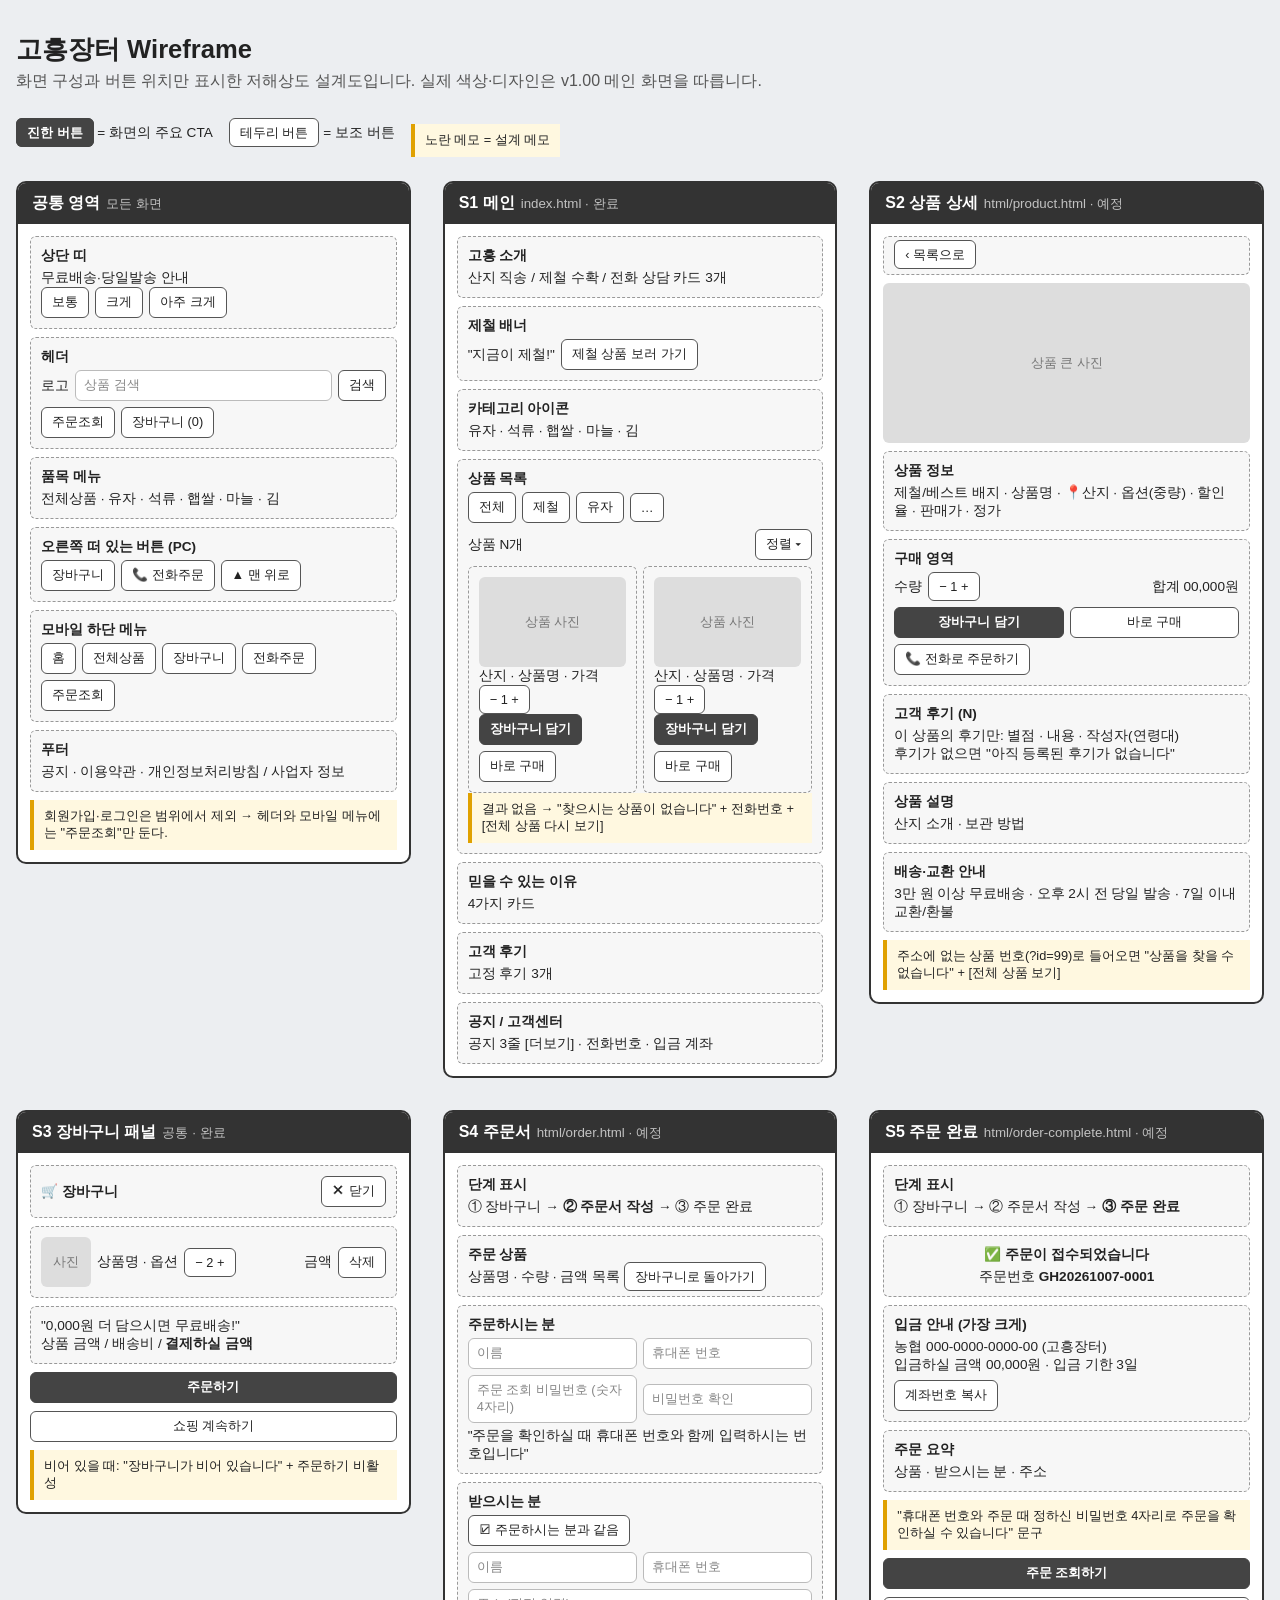
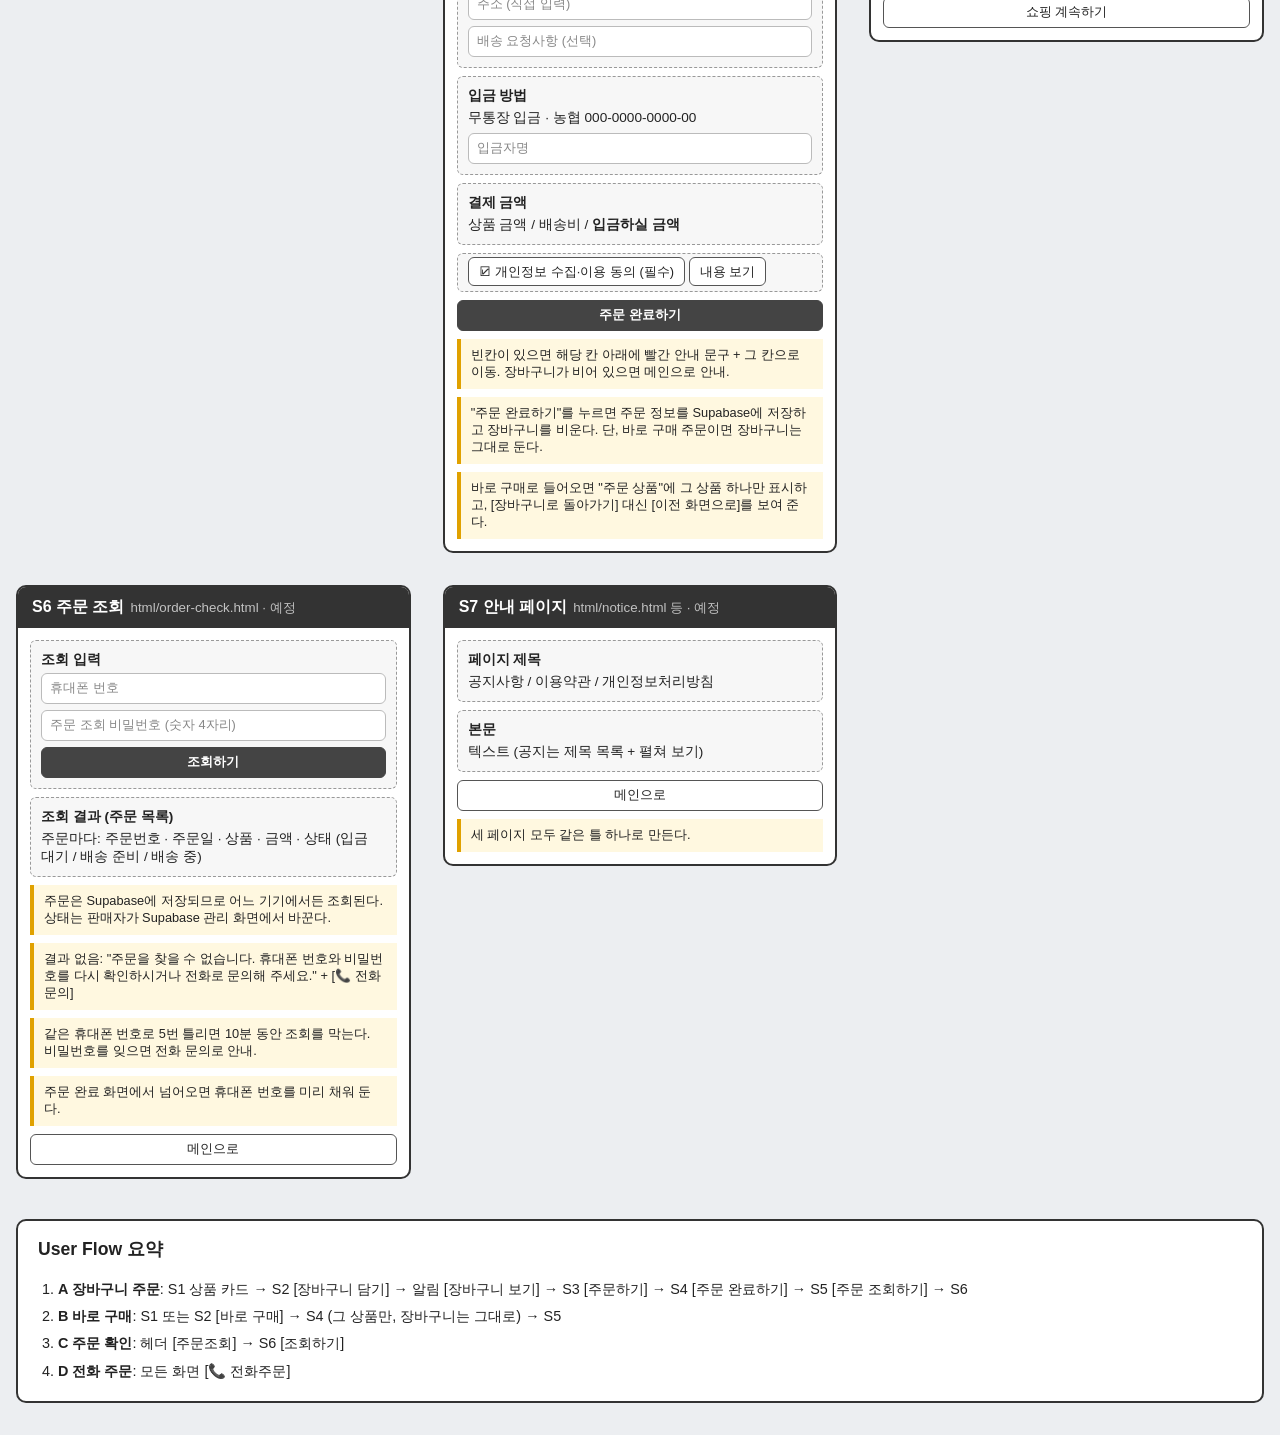
<file: wireframe.html>
<!DOCTYPE html>
<html lang="ko">
<head>
  <meta charset="UTF-8">
  <meta name="viewport" content="width=device-width, initial-scale=1.0">
  <title>고흥장터 Wireframe</title>
  <style>
    /* 와이어프레임 전용 스타일 (실제 사이트 디자인 아님) */
    * { box-sizing: border-box; }
    body { margin: 0; padding: 32px 16px; font-family: "Noto Sans KR", sans-serif; background: #eceef1; color: #222; }
    h1 { margin: 0 0 4px; font-size: 1.6rem; }
    .lead { margin: 0 0 32px; color: #555; }
    .screens { display: grid; grid-template-columns: repeat(auto-fill, minmax(340px, 1fr)); gap: 32px; align-items: start; }
    .screen { background: #fff; border: 2px solid #333; border-radius: 10px; overflow: hidden; }
    .screen-title { background: #333; color: #fff; padding: 10px 14px; font-weight: 700; }
    .screen-title small { font-weight: 400; opacity: .7; margin-left: 6px; }
    .frame { padding: 12px; display: grid; gap: 8px; }
    .box { border: 1.5px dashed #999; border-radius: 6px; padding: 10px; background: #f7f7f7; font-size: .85rem; }
    .box strong { display: block; margin-bottom: 4px; }
    .row { display: flex; gap: 6px; flex-wrap: wrap; align-items: center; }
    .btn { border: 1.5px solid #555; border-radius: 6px; padding: 6px 10px; font-size: .8rem; background: #fff; }
    .cta { background: #444; color: #fff; border-color: #444; font-weight: 700; }
    .input { flex: 1; min-width: 120px; border: 1.5px solid #bbb; background: #fff; border-radius: 6px; padding: 6px 8px; color: #888; font-size: .8rem; }
    .img { height: 90px; display: grid; place-items: center; background: #ddd; border-radius: 6px; color: #777; font-size: .8rem; }
    .grid2 { display: grid; grid-template-columns: 1fr 1fr; gap: 6px; }
    .note { border-left: 4px solid #e0a100; background: #fff8e0; padding: 8px 10px; font-size: .8rem; }
    .flow { margin-top: 40px; background: #fff; border: 2px solid #333; border-radius: 10px; padding: 16px 20px; }
    .flow h2 { margin-top: 0; font-size: 1.1rem; }
    .flow ol { margin: 0; padding-left: 20px; line-height: 1.9; font-size: .9rem; }
    .legend { display: flex; gap: 16px; flex-wrap: wrap; margin-bottom: 24px; font-size: .85rem; }
  </style>
</head>
<body>
  <h1>고흥장터 Wireframe</h1>
  <p class="lead">화면 구성과 버튼 위치만 표시한 저해상도 설계도입니다. 실제 색상·디자인은 v1.00 메인 화면을 따릅니다.</p>
  <div class="legend">
    <span><span class="btn cta">진한 버튼</span> = 화면의 주요 CTA</span>
    <span><span class="btn">테두리 버튼</span> = 보조 버튼</span>
    <span class="note">노란 메모 = 설계 메모</span>
  </div>

  <div class="screens">

    <!-- 공통 -->
    <section class="screen">
      <div class="screen-title">공통 영역<small>모든 화면</small></div>
      <div class="frame">
        <div class="box"><strong>상단 띠</strong>무료배송·당일발송 안내 <div class="row"><span class="btn">보통</span><span class="btn">크게</span><span class="btn">아주 크게</span></div></div>
        <div class="box"><strong>헤더</strong>
          <div class="row">로고 <span class="input">상품 검색</span><span class="btn">검색</span></div>
          <div class="row" style="margin-top:6px"><span class="btn">주문조회</span><span class="btn">장바구니 (0)</span></div>
        </div>
        <div class="box"><strong>품목 메뉴</strong>전체상품 · 유자 · 석류 · 햅쌀 · 마늘 · 김</div>
        <div class="box"><strong>오른쪽 떠 있는 버튼 (PC)</strong><div class="row"><span class="btn">장바구니</span><span class="btn">📞 전화주문</span><span class="btn">▲ 맨 위로</span></div></div>
        <div class="box"><strong>모바일 하단 메뉴</strong><div class="row"><span class="btn">홈</span><span class="btn">전체상품</span><span class="btn">장바구니</span><span class="btn">전화주문</span><span class="btn">주문조회</span></div></div>
        <div class="box"><strong>푸터</strong>공지 · 이용약관 · 개인정보처리방침 / 사업자 정보</div>
        <div class="note">회원가입·로그인은 범위에서 제외 → 헤더와 모바일 메뉴에는 "주문조회"만 둔다.</div>
      </div>
    </section>

    <!-- S1 -->
    <section class="screen">
      <div class="screen-title">S1 메인<small>index.html · 완료</small></div>
      <div class="frame">
        <div class="box"><strong>고흥 소개</strong>산지 직송 / 제철 수확 / 전화 상담 카드 3개</div>
        <div class="box"><strong>제철 배너</strong><div class="row">"지금이 제철!" <span class="btn">제철 상품 보러 가기</span></div></div>
        <div class="box"><strong>카테고리 아이콘</strong>유자 · 석류 · 햅쌀 · 마늘 · 김</div>
        <div class="box"><strong>상품 목록</strong>
          <div class="row"><span class="btn">전체</span><span class="btn">제철</span><span class="btn">유자</span><span class="btn">…</span></div>
          <div class="row" style="margin:6px 0">상품 N개 <span style="flex:1"></span><span class="btn">정렬 ▾</span></div>
          <div class="grid2">
            <div class="box"><div class="img">상품 사진</div>산지 · 상품명 · 가격<div class="row"><span class="btn">− 1 +</span></div><div class="row"><span class="btn cta">장바구니 담기</span><span class="btn">바로 구매</span></div></div>
            <div class="box"><div class="img">상품 사진</div>산지 · 상품명 · 가격<div class="row"><span class="btn">− 1 +</span></div><div class="row"><span class="btn cta">장바구니 담기</span><span class="btn">바로 구매</span></div></div>
          </div>
          <div class="note">결과 없음 → "찾으시는 상품이 없습니다" + 전화번호 + [전체 상품 다시 보기]</div>
        </div>
        <div class="box"><strong>믿을 수 있는 이유</strong>4가지 카드</div>
        <div class="box"><strong>고객 후기</strong>고정 후기 3개</div>
        <div class="box"><strong>공지 / 고객센터</strong>공지 3줄 [더보기] · 전화번호 · 입금 계좌</div>
      </div>
    </section>

    <!-- S2 -->
    <section class="screen">
      <div class="screen-title">S2 상품 상세<small>html/product.html · 예정</small></div>
      <div class="frame">
        <div class="box"><span class="btn">‹ 목록으로</span></div>
        <div class="img" style="height:160px">상품 큰 사진</div>
        <div class="box"><strong>상품 정보</strong>제철/베스트 배지 · 상품명 · 📍산지 · 옵션(중량) · 할인율 · 판매가 · 정가</div>
        <div class="box"><strong>구매 영역</strong>
          <div class="row">수량 <span class="btn">− 1 +</span> <span style="flex:1"></span>합계 00,000원</div>
          <div class="row" style="margin-top:6px"><span class="btn cta" style="flex:1;text-align:center">장바구니 담기</span><span class="btn" style="flex:1;text-align:center">바로 구매</span></div>
          <div class="row" style="margin-top:6px"><span class="btn">📞 전화로 주문하기</span></div>
        </div>
        <div class="box"><strong>고객 후기 (N)</strong>이 상품의 후기만: 별점 · 내용 · 작성자(연령대)<br>후기가 없으면 "아직 등록된 후기가 없습니다"</div>
        <div class="box"><strong>상품 설명</strong>산지 소개 · 보관 방법</div>
        <div class="box"><strong>배송·교환 안내</strong>3만 원 이상 무료배송 · 오후 2시 전 당일 발송 · 7일 이내 교환/환불</div>
        <div class="note">주소에 없는 상품 번호(?id=99)로 들어오면 "상품을 찾을 수 없습니다" + [전체 상품 보기]</div>
      </div>
    </section>

    <!-- S3 -->
    <section class="screen">
      <div class="screen-title">S3 장바구니 패널<small>공통 · 완료</small></div>
      <div class="frame">
        <div class="box"><div class="row"><strong style="margin:0">🛒 장바구니</strong><span style="flex:1"></span><span class="btn">✕ 닫기</span></div></div>
        <div class="box"><div class="row"><span class="img" style="width:50px;height:50px">사진</span>상품명 · 옵션 <span class="btn">− 2 +</span><span style="flex:1"></span>금액 <span class="btn">삭제</span></div></div>
        <div class="box">"0,000원 더 담으시면 무료배송!"<br>상품 금액 / 배송비 / <b>결제하실 금액</b></div>
        <div class="row"><span class="btn cta" style="flex:1;text-align:center">주문하기</span></div>
        <div class="row"><span class="btn" style="flex:1;text-align:center">쇼핑 계속하기</span></div>
        <div class="note">비어 있을 때: "장바구니가 비어 있습니다" + 주문하기 비활성</div>
      </div>
    </section>

    <!-- S4 -->
    <section class="screen">
      <div class="screen-title">S4 주문서<small>html/order.html · 예정</small></div>
      <div class="frame">
        <div class="box"><strong>단계 표시</strong>① 장바구니 → <b>② 주문서 작성</b> → ③ 주문 완료</div>
        <div class="box"><strong>주문 상품</strong>상품명 · 수량 · 금액 목록 <span class="btn">장바구니로 돌아가기</span></div>
        <div class="box"><strong>주문하시는 분</strong><div class="row"><span class="input">이름</span><span class="input">휴대폰 번호</span></div>
          <div class="row" style="margin-top:6px"><span class="input">주문 조회 비밀번호 (숫자 4자리)</span><span class="input">비밀번호 확인</span></div>
          <div style="margin-top:4px">"주문을 확인하실 때 휴대폰 번호와 함께 입력하시는 번호입니다"</div></div>
        <div class="box"><strong>받으시는 분</strong>
          <div class="row"><span class="btn">☑ 주문하시는 분과 같음</span></div>
          <div class="row" style="margin-top:6px"><span class="input">이름</span><span class="input">휴대폰 번호</span></div>
          <div class="row" style="margin-top:6px"><span class="input">주소 (직접 입력)</span></div>
          <div class="row" style="margin-top:6px"><span class="input">배송 요청사항 (선택)</span></div>
        </div>
        <div class="box"><strong>입금 방법</strong>무통장 입금 · 농협 000-0000-0000-00<div class="row" style="margin-top:6px"><span class="input">입금자명</span></div></div>
        <div class="box"><strong>결제 금액</strong>상품 금액 / 배송비 / <b>입금하실 금액</b></div>
        <div class="box"><span class="btn">☑ 개인정보 수집·이용 동의 (필수)</span> <span class="btn">내용 보기</span></div>
        <div class="row"><span class="btn cta" style="flex:1;text-align:center">주문 완료하기</span></div>
        <div class="note">빈칸이 있으면 해당 칸 아래에 빨간 안내 문구 + 그 칸으로 이동. 장바구니가 비어 있으면 메인으로 안내.</div>
        <div class="note">"주문 완료하기"를 누르면 주문 정보를 Supabase에 저장하고 장바구니를 비운다. 단, 바로 구매 주문이면 장바구니는 그대로 둔다.</div>
        <div class="note">바로 구매로 들어오면 "주문 상품"에 그 상품 하나만 표시하고, [장바구니로 돌아가기] 대신 [이전 화면으로]를 보여 준다.</div>
      </div>
    </section>

    <!-- S5 -->
    <section class="screen">
      <div class="screen-title">S5 주문 완료<small>html/order-complete.html · 예정</small></div>
      <div class="frame">
        <div class="box"><strong>단계 표시</strong>① 장바구니 → ② 주문서 작성 → <b>③ 주문 완료</b></div>
        <div class="box" style="text-align:center"><strong>✅ 주문이 접수되었습니다</strong>주문번호 <b>GH20261007-0001</b></div>
        <div class="box"><strong>입금 안내 (가장 크게)</strong>농협 000-0000-0000-00 (고흥장터)<br>입금하실 금액 00,000원 · 입금 기한 3일
          <div class="row" style="margin-top:6px"><span class="btn">계좌번호 복사</span></div>
        </div>
        <div class="box"><strong>주문 요약</strong>상품 · 받으시는 분 · 주소</div>
        <div class="note">"휴대폰 번호와 주문 때 정하신 비밀번호 4자리로 주문을 확인하실 수 있습니다" 문구</div>
        <div class="row"><span class="btn cta" style="flex:1;text-align:center">주문 조회하기</span></div>
        <div class="row"><span class="btn" style="flex:1;text-align:center">쇼핑 계속하기</span></div>
      </div>
    </section>

    <!-- S6 -->
    <section class="screen">
      <div class="screen-title">S6 주문 조회<small>html/order-check.html · 예정</small></div>
      <div class="frame">
        <div class="box"><strong>조회 입력</strong>
          <div class="row"><span class="input">휴대폰 번호</span></div>
          <div class="row" style="margin-top:6px"><span class="input">주문 조회 비밀번호 (숫자 4자리)</span></div>
          <div class="row" style="margin-top:6px"><span class="btn cta" style="flex:1;text-align:center">조회하기</span></div>
        </div>
        <div class="box"><strong>조회 결과 (주문 목록)</strong>주문마다: 주문번호 · 주문일 · 상품 · 금액 · 상태 (입금 대기 / 배송 준비 / 배송 중)</div>
        <div class="note">주문은 Supabase에 저장되므로 어느 기기에서든 조회된다. 상태는 판매자가 Supabase 관리 화면에서 바꾼다.</div>
        <div class="note">결과 없음: "주문을 찾을 수 없습니다. 휴대폰 번호와 비밀번호를 다시 확인하시거나 전화로 문의해 주세요." + [📞 전화 문의]</div>
        <div class="note">같은 휴대폰 번호로 5번 틀리면 10분 동안 조회를 막는다. 비밀번호를 잊으면 전화 문의로 안내.</div>
        <div class="note">주문 완료 화면에서 넘어오면 휴대폰 번호를 미리 채워 둔다.</div>
        <div class="row"><span class="btn" style="flex:1;text-align:center">메인으로</span></div>
      </div>
    </section>

    <!-- S7 -->
    <section class="screen">
      <div class="screen-title">S7 안내 페이지<small>html/notice.html 등 · 예정</small></div>
      <div class="frame">
        <div class="box"><strong>페이지 제목</strong>공지사항 / 이용약관 / 개인정보처리방침</div>
        <div class="box"><strong>본문</strong>텍스트 (공지는 제목 목록 + 펼쳐 보기)</div>
        <div class="row"><span class="btn" style="flex:1;text-align:center">메인으로</span></div>
        <div class="note">세 페이지 모두 같은 틀 하나로 만든다.</div>
      </div>
    </section>

  </div>

  <section class="flow">
    <h2>User Flow 요약</h2>
    <ol>
      <li><b>A 장바구니 주문</b>: S1 상품 카드 → S2 [장바구니 담기] → 알림 [장바구니 보기] → S3 [주문하기] → S4 [주문 완료하기] → S5 [주문 조회하기] → S6</li>
      <li><b>B 바로 구매</b>: S1 또는 S2 [바로 구매] → S4 (그 상품만, 장바구니는 그대로) → S5</li>
      <li><b>C 주문 확인</b>: 헤더 [주문조회] → S6 [조회하기]</li>
      <li><b>D 전화 주문</b>: 모든 화면 [📞 전화주문]</li>
    </ol>
  </section>
</body>
</html>
</file>
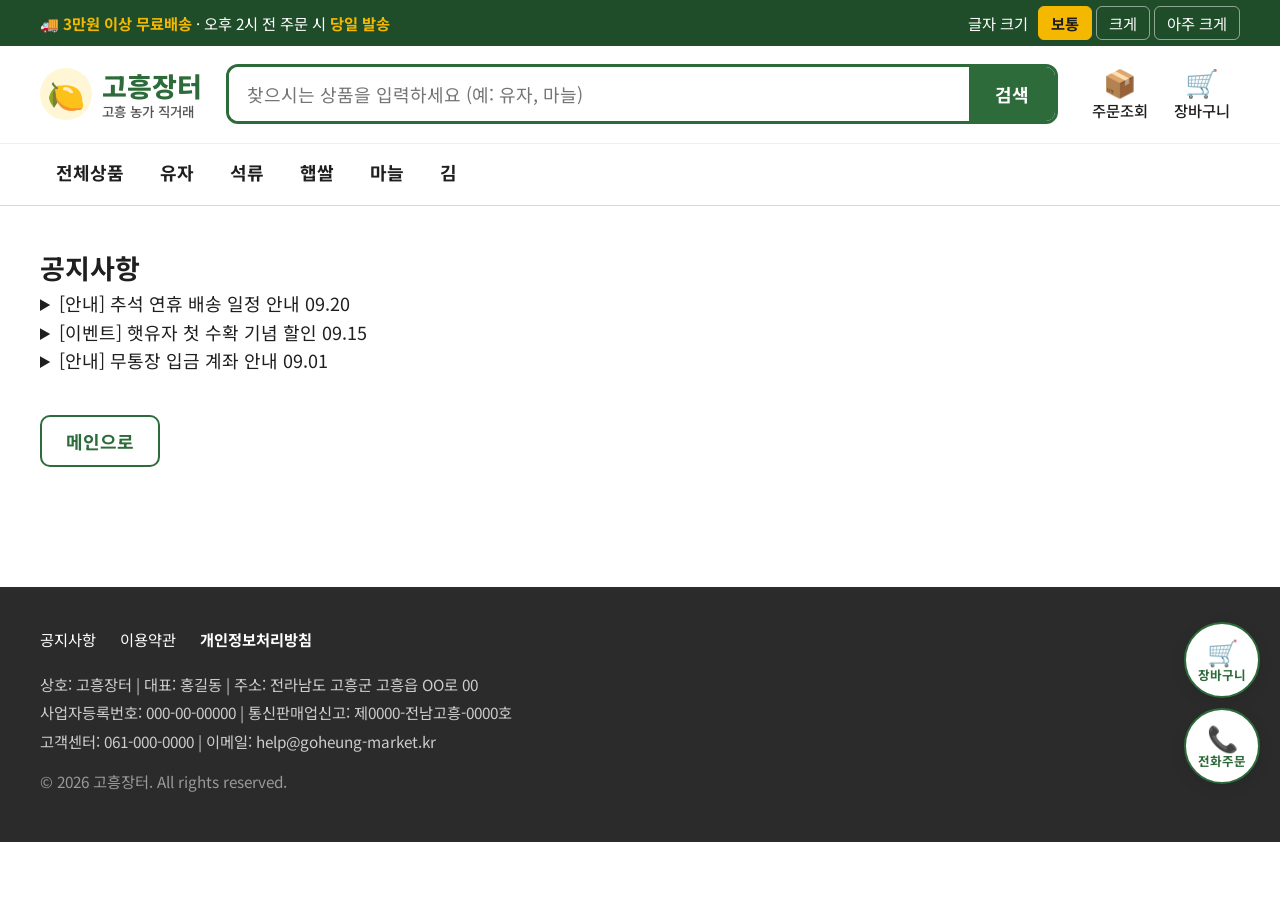
<file: html/notice.html>
<!DOCTYPE html>
<html lang="ko">
<head>
  <meta charset="UTF-8">
  <meta name="viewport" content="width=device-width, initial-scale=1.0">
  <title>공지사항 - 고흥장터</title>
  <meta name="description" content="고흥장터 공지사항">

  <link rel="preconnect" href="https://fonts.googleapis.com">
  <link rel="preconnect" href="https://fonts.gstatic.com" crossorigin>
  <link href="https://fonts.googleapis.com/css2?family=Noto+Sans+KR:wght@400;500;700;800&display=swap" rel="stylesheet">

  <link rel="stylesheet" href="../css/common.css">
  <link rel="stylesheet" href="../css/sub.css">
  <link rel="stylesheet" href="../css/info.css">
</head>
<body>
  <!-- 본문 바로가기 (키보드 사용자용) -->
  <a href="#main" class="skip-link">본문 바로가기</a>

  <!-- ===== 상단 띠 배너 (메인과 동일) ===== -->
  <div class="top-bar">
    <div class="inner">
      <p>🚚 <strong>3만원 이상 무료배송</strong> · 오후 2시 전 주문 시 <strong>당일 발송</strong></p>
      <div class="font-size-ctrl" role="group" aria-label="글자 크기 조절">
        <span class="label">글자 크기</span>
        <button type="button" data-font="normal" aria-pressed="true">보통</button>
        <button type="button" data-font="large" aria-pressed="false">크게</button>
        <button type="button" data-font="xlarge" aria-pressed="false">아주 크게</button>
      </div>
    </div>
  </div>

  <!-- ===== 헤더 (메인과 동일, 경로만 html/ 폴더 기준) ===== -->
  <header class="header">
    <div class="inner header-main">
      <div class="logo">
        <a href="../index.html">
          <span class="logo-mark" aria-hidden="true">🍋</span>
          <span class="logo-text">고흥장터<small>고흥 농가 직거래</small></span>
        </a>
      </div>

      <!-- 검색: 메인 상품 목록으로 이동해서 검색 결과를 보여 줍니다 (index.html?q=검색어) -->
      <form class="search-form" role="search" action="../index.html" method="get">
        <label for="searchInput" class="sr-only">상품 검색</label>
        <input type="search" id="searchInput" name="q" placeholder="찾으시는 상품을 입력하세요 (예: 유자, 마늘)" autocomplete="off">
        <button type="submit" class="btn-search">검색</button>
      </form>

      <nav class="util-menu" aria-label="주문 메뉴">
        <a href="order-check.html" class="util-link">
          <span class="ico" aria-hidden="true">📦</span>주문조회
        </a>
        <button type="button" class="util-link cart-open-btn">
          <span class="ico" aria-hidden="true">🛒</span>장바구니
          <span class="cart-badge" data-cart-count>0</span>
        </button>
      </nav>
    </div>

    <!-- 품목 메뉴: 메인 상품 목록에서 해당 품목만 보여 줍니다 (index.html?category=품목) -->
    <nav class="gnb" aria-label="상품 분류">
      <ul class="inner gnb-list">
        <li><a href="../index.html?category=all#products">전체상품</a></li>
        <li><a href="../index.html?category=yuja#products">유자</a></li>
        <li><a href="../index.html?category=pomegranate#products">석류</a></li>
        <li><a href="../index.html?category=rice#products">햅쌀</a></li>
        <li><a href="../index.html?category=garlic#products">마늘</a></li>
        <li><a href="../index.html?category=laver#products">김</a></li>
      </ul>
    </nav>
  </header>

  <main id="main" class="sub-page">
    <div class="inner">
      <h2>공지사항</h2>

      <!-- 공지 목록: 제목(summary)을 누르면 내용이 펼쳐집니다. -->
      <section class="info-body notice-items" aria-label="공지 목록">
        <details>
          <summary><span>[안내]</span> 추석 연휴 배송 일정 안내 <time datetime="2026-09-20">09.20</time></summary>
          <p class="temp">[임시] 공지 본문이 들어갑니다. (4-3단계)</p>
        </details>
        <details>
          <summary><span>[이벤트]</span> 햇유자 첫 수확 기념 할인 <time datetime="2026-09-15">09.15</time></summary>
          <p class="temp">[임시] 공지 본문이 들어갑니다. (4-3단계)</p>
        </details>
        <details>
          <summary><span>[안내]</span> 무통장 입금 계좌 안내 <time datetime="2026-09-01">09.01</time></summary>
          <p class="temp">[임시] 공지 본문이 들어갑니다. (4-3단계)</p>
        </details>
      </section>

      <section aria-label="메인으로 이동">
        <a href="../index.html" class="btn btn-outline">메인으로</a>
      </section>
    </div>
  </main>

  <!-- ===== 푸터 (메인과 동일) ===== -->
  <footer class="footer">
    <div class="inner">
      <ul class="footer-links">
        <li><a href="notice.html">공지사항</a></li>
        <li><a href="terms.html">이용약관</a></li>
        <li><a href="privacy.html"><strong>개인정보처리방침</strong></a></li>
      </ul>
      <address class="footer-info">
        <p>상호: 고흥장터 | 대표: 홍길동 | 주소: 전라남도 고흥군 고흥읍 OO로 00</p>
        <p>사업자등록번호: 000-00-00000 | 통신판매업신고: 제0000-전남고흥-0000호</p>
        <p>고객센터: 061-000-0000 | 이메일: help@goheung-market.kr</p>
      </address>
      <p class="copyright">© 2026 고흥장터. All rights reserved.</p>
    </div>
  </footer>

  <!-- ===== 오른쪽 떠 있는 버튼 ===== -->
  <div class="floating" aria-label="빠른 메뉴">
    <button type="button" class="float-btn cart-open-btn" aria-label="장바구니 열기">
      <span aria-hidden="true">🛒</span><em>장바구니</em>
      <span class="cart-badge" data-cart-count>0</span>
    </button>
    <a href="tel:061-000-0000" class="float-btn" aria-label="전화 주문">
      <span aria-hidden="true">📞</span><em>전화주문</em>
    </a>
    <button type="button" class="float-btn to-top" id="toTop" aria-label="맨 위로 이동">
      <span aria-hidden="true">▲</span><em>맨 위로</em>
    </button>
  </div>

  <!-- ===== 모바일 하단 메뉴 ===== -->
  <nav class="mobile-nav" aria-label="모바일 메뉴">
    <a href="../index.html"><span aria-hidden="true">🏠</span>홈</a>
    <a href="../index.html#products"><span aria-hidden="true">📋</span>전체상품</a>
    <button type="button" class="cart-open-btn"><span aria-hidden="true">🛒</span>장바구니<span class="cart-badge" data-cart-count>0</span></button>
    <a href="tel:061-000-0000"><span aria-hidden="true">📞</span>전화주문</a>
    <a href="order-check.html"><span aria-hidden="true">📦</span>주문조회</a>
  </nav>

  <!-- ===== 장바구니 패널 ===== -->
  <div class="cart-dim" id="cartDim" hidden></div>
  <aside class="cart-panel" id="cartPanel" aria-labelledby="cartTitle" aria-hidden="true" tabindex="-1">
    <div class="cart-head">
      <h2 id="cartTitle">🛒 장바구니</h2>
      <button type="button" class="cart-close" id="cartClose" aria-label="장바구니 닫기">✕ 닫기</button>
    </div>
    <div class="cart-body">
      <ul class="cart-items" id="cartItems"></ul>
      <div class="cart-empty" id="cartEmpty">
        <p aria-hidden="true">🧺</p>
        <p>장바구니가 비어 있습니다.<br>마음에 드는 상품을 담아 보세요.</p>
      </div>
    </div>
    <div class="cart-foot">
      <p class="ship-notice" id="shipNotice"></p>
      <dl class="cart-sum">
        <div><dt>상품 금액</dt><dd id="sumProducts">0원</dd></div>
        <div><dt>배송비</dt><dd id="sumShipping">0원</dd></div>
        <div class="total"><dt>결제하실 금액</dt><dd id="sumTotal">0원</dd></div>
      </dl>
      <a href="order.html" class="btn btn-primary btn-block btn-xl" id="orderBtn">주문하기</a>
      <button type="button" class="btn btn-outline btn-block" id="keepShopping">쇼핑 계속하기</button>
    </div>
  </aside>

  <!-- ===== 알림 메시지 ===== -->
  <div class="toast" id="toast" role="status" aria-live="polite"></div>

  <script src="../js/data.js"></script>
  <script src="../js/common.js"></script>
</body>
</html>
</file>
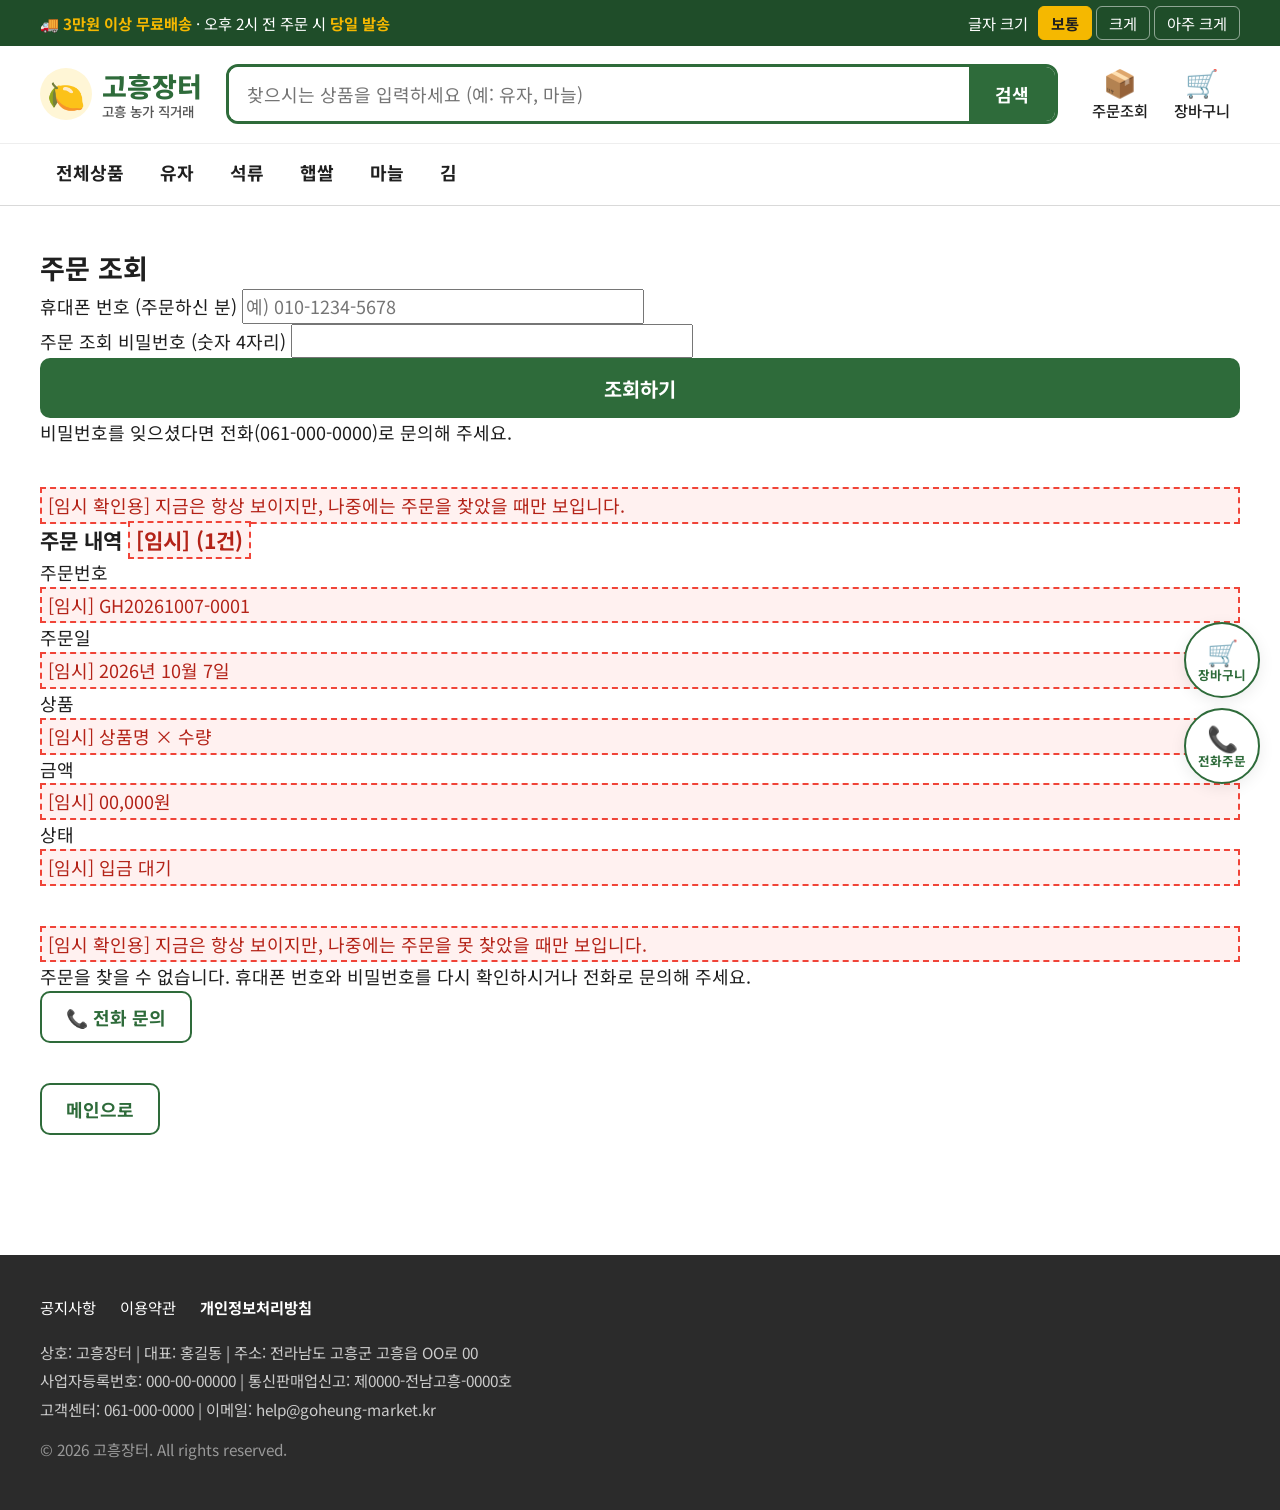
<file: html/order-check.html>
<!DOCTYPE html>
<html lang="ko">
<head>
  <meta charset="UTF-8">
  <meta name="viewport" content="width=device-width, initial-scale=1.0">
  <title>주문 조회 - 고흥장터</title>
  <meta name="description" content="휴대폰 번호와 주문 조회 비밀번호로 고흥장터 주문을 확인하세요">

  <link rel="preconnect" href="https://fonts.googleapis.com">
  <link rel="preconnect" href="https://fonts.gstatic.com" crossorigin>
  <link href="https://fonts.googleapis.com/css2?family=Noto+Sans+KR:wght@400;500;700;800&display=swap" rel="stylesheet">

  <link rel="stylesheet" href="../css/common.css">
  <link rel="stylesheet" href="../css/sub.css">
  <link rel="stylesheet" href="../css/order.css">
</head>
<body>
  <!-- 본문 바로가기 (키보드 사용자용) -->
  <a href="#main" class="skip-link">본문 바로가기</a>

  <!-- ===== 상단 띠 배너 (메인과 동일) ===== -->
  <div class="top-bar">
    <div class="inner">
      <p>🚚 <strong>3만원 이상 무료배송</strong> · 오후 2시 전 주문 시 <strong>당일 발송</strong></p>
      <div class="font-size-ctrl" role="group" aria-label="글자 크기 조절">
        <span class="label">글자 크기</span>
        <button type="button" data-font="normal" aria-pressed="true">보통</button>
        <button type="button" data-font="large" aria-pressed="false">크게</button>
        <button type="button" data-font="xlarge" aria-pressed="false">아주 크게</button>
      </div>
    </div>
  </div>

  <!-- ===== 헤더 (메인과 동일, 경로만 html/ 폴더 기준) ===== -->
  <header class="header">
    <div class="inner header-main">
      <div class="logo">
        <a href="../index.html">
          <span class="logo-mark" aria-hidden="true">🍋</span>
          <span class="logo-text">고흥장터<small>고흥 농가 직거래</small></span>
        </a>
      </div>

      <!-- 검색: 메인 상품 목록으로 이동해서 검색 결과를 보여 줍니다 (index.html?q=검색어) -->
      <form class="search-form" role="search" action="../index.html" method="get">
        <label for="searchInput" class="sr-only">상품 검색</label>
        <input type="search" id="searchInput" name="q" placeholder="찾으시는 상품을 입력하세요 (예: 유자, 마늘)" autocomplete="off">
        <button type="submit" class="btn-search">검색</button>
      </form>

      <nav class="util-menu" aria-label="주문 메뉴">
        <a href="order-check.html" class="util-link">
          <span class="ico" aria-hidden="true">📦</span>주문조회
        </a>
        <button type="button" class="util-link cart-open-btn">
          <span class="ico" aria-hidden="true">🛒</span>장바구니
          <span class="cart-badge" data-cart-count>0</span>
        </button>
      </nav>
    </div>

    <!-- 품목 메뉴: 메인 상품 목록에서 해당 품목만 보여 줍니다 (index.html?category=품목) -->
    <nav class="gnb" aria-label="상품 분류">
      <ul class="inner gnb-list">
        <li><a href="../index.html?category=all#products">전체상품</a></li>
        <li><a href="../index.html?category=yuja#products">유자</a></li>
        <li><a href="../index.html?category=pomegranate#products">석류</a></li>
        <li><a href="../index.html?category=rice#products">햅쌀</a></li>
        <li><a href="../index.html?category=garlic#products">마늘</a></li>
        <li><a href="../index.html?category=laver#products">김</a></li>
      </ul>
    </nav>
  </header>

  <main id="main" class="sub-page">
    <div class="inner">
      <h2>주문 조회</h2>

      <!-- 조회 입력 -->
      <section aria-label="주문 조회 입력">
        <form class="check-form" id="checkForm" novalidate>
          <div class="form-row">
            <label for="checkPhone">휴대폰 번호 (주문하신 분)</label>
            <input type="tel" id="checkPhone" name="checkPhone" inputmode="numeric" placeholder="예) 010-1234-5678">
          </div>
          <div class="form-row">
            <label for="checkPw">주문 조회 비밀번호 (숫자 4자리)</label>
            <input type="password" id="checkPw" name="checkPw" inputmode="numeric" maxlength="4" autocomplete="off">
          </div>
          <button type="submit" class="btn btn-primary btn-lg btn-block">조회하기</button>
          <p>비밀번호를 잊으셨다면 전화(<a href="tel:061-000-0000">061-000-0000</a>)로 문의해 주세요.</p>
        </form>
      </section>

      <!-- 조회 결과: 주문 목록 (6-6단계부터 주문을 찾았을 때만 보임)
           주문마다 아래 li 하나. 최근 주문이 위에 옵니다. 받는 분·주소는 보여 주지 않습니다. -->
      <section class="check-result" id="checkResult" aria-live="polite">
        <p class="temp">[임시 확인용] 지금은 항상 보이지만, 나중에는 주문을 찾았을 때만 보입니다.</p>
        <h3>주문 내역 <span id="resultCount" class="temp">[임시] (1건)</span></h3>
        <ul class="result-list" id="resultList">
          <li>
            <dl>
              <div><dt>주문번호</dt><dd class="temp">[임시] GH20261007-0001</dd></div>
              <div><dt>주문일</dt><dd class="temp">[임시] 2026년 10월 7일</dd></div>
              <div><dt>상품</dt><dd class="temp">[임시] 상품명 × 수량</dd></div>
              <div><dt>금액</dt><dd class="temp">[임시] 00,000원</dd></div>
              <div><dt>상태</dt><dd class="temp">[임시] 입금 대기</dd></div>
            </dl>
          </li>
        </ul>
      </section>

      <!-- 결과 없음 / 잠금 (6-6단계부터 주문을 못 찾았을 때만 보임) -->
      <section class="check-empty" id="checkEmpty" aria-live="polite">
        <p class="temp">[임시 확인용] 지금은 항상 보이지만, 나중에는 주문을 못 찾았을 때만 보입니다.</p>
        <!-- 5번 틀려서 잠긴 경우에는 아래 문구를 "10분 뒤에 다시 시도해 주세요."로 바꿔 보여 줍니다. -->
        <p id="checkEmptyMsg">주문을 찾을 수 없습니다. 휴대폰 번호와 비밀번호를 다시 확인하시거나 전화로 문의해 주세요.</p>
        <a href="tel:061-000-0000" class="btn btn-outline">📞 전화 문의</a>
      </section>

      <section aria-label="메인으로 이동">
        <a href="../index.html" class="btn btn-outline">메인으로</a>
      </section>

    </div>
  </main>

  <!-- ===== 푸터 (메인과 동일) ===== -->
  <footer class="footer">
    <div class="inner">
      <ul class="footer-links">
        <li><a href="notice.html">공지사항</a></li>
        <li><a href="terms.html">이용약관</a></li>
        <li><a href="privacy.html"><strong>개인정보처리방침</strong></a></li>
      </ul>
      <address class="footer-info">
        <p>상호: 고흥장터 | 대표: 홍길동 | 주소: 전라남도 고흥군 고흥읍 OO로 00</p>
        <p>사업자등록번호: 000-00-00000 | 통신판매업신고: 제0000-전남고흥-0000호</p>
        <p>고객센터: 061-000-0000 | 이메일: help@goheung-market.kr</p>
      </address>
      <p class="copyright">© 2026 고흥장터. All rights reserved.</p>
    </div>
  </footer>

  <!-- ===== 오른쪽 떠 있는 버튼 ===== -->
  <div class="floating" aria-label="빠른 메뉴">
    <button type="button" class="float-btn cart-open-btn" aria-label="장바구니 열기">
      <span aria-hidden="true">🛒</span><em>장바구니</em>
      <span class="cart-badge" data-cart-count>0</span>
    </button>
    <a href="tel:061-000-0000" class="float-btn" aria-label="전화 주문">
      <span aria-hidden="true">📞</span><em>전화주문</em>
    </a>
    <button type="button" class="float-btn to-top" id="toTop" aria-label="맨 위로 이동">
      <span aria-hidden="true">▲</span><em>맨 위로</em>
    </button>
  </div>

  <!-- ===== 모바일 하단 메뉴 ===== -->
  <nav class="mobile-nav" aria-label="모바일 메뉴">
    <a href="../index.html"><span aria-hidden="true">🏠</span>홈</a>
    <a href="../index.html#products"><span aria-hidden="true">📋</span>전체상품</a>
    <button type="button" class="cart-open-btn"><span aria-hidden="true">🛒</span>장바구니<span class="cart-badge" data-cart-count>0</span></button>
    <a href="tel:061-000-0000"><span aria-hidden="true">📞</span>전화주문</a>
    <a href="order-check.html" class="is-active" aria-current="page"><span aria-hidden="true">📦</span>주문조회</a>
  </nav>

  <!-- ===== 장바구니 패널 ===== -->
  <div class="cart-dim" id="cartDim" hidden></div>
  <aside class="cart-panel" id="cartPanel" aria-labelledby="cartTitle" aria-hidden="true" tabindex="-1">
    <div class="cart-head">
      <h2 id="cartTitle">🛒 장바구니</h2>
      <button type="button" class="cart-close" id="cartClose" aria-label="장바구니 닫기">✕ 닫기</button>
    </div>
    <div class="cart-body">
      <ul class="cart-items" id="cartItems"></ul>
      <div class="cart-empty" id="cartEmpty">
        <p aria-hidden="true">🧺</p>
        <p>장바구니가 비어 있습니다.<br>마음에 드는 상품을 담아 보세요.</p>
      </div>
    </div>
    <div class="cart-foot">
      <p class="ship-notice" id="shipNotice"></p>
      <dl class="cart-sum">
        <div><dt>상품 금액</dt><dd id="sumProducts">0원</dd></div>
        <div><dt>배송비</dt><dd id="sumShipping">0원</dd></div>
        <div class="total"><dt>결제하실 금액</dt><dd id="sumTotal">0원</dd></div>
      </dl>
      <a href="order.html" class="btn btn-primary btn-block btn-xl" id="orderBtn">주문하기</a>
      <button type="button" class="btn btn-outline btn-block" id="keepShopping">쇼핑 계속하기</button>
    </div>
  </aside>

  <!-- ===== 알림 메시지 ===== -->
  <div class="toast" id="toast" role="status" aria-live="polite"></div>

  <script src="../js/data.js"></script>
  <script src="../js/common.js"></script>
  <script src="../js/order-check.js"></script>
</body>
</html>
</file>
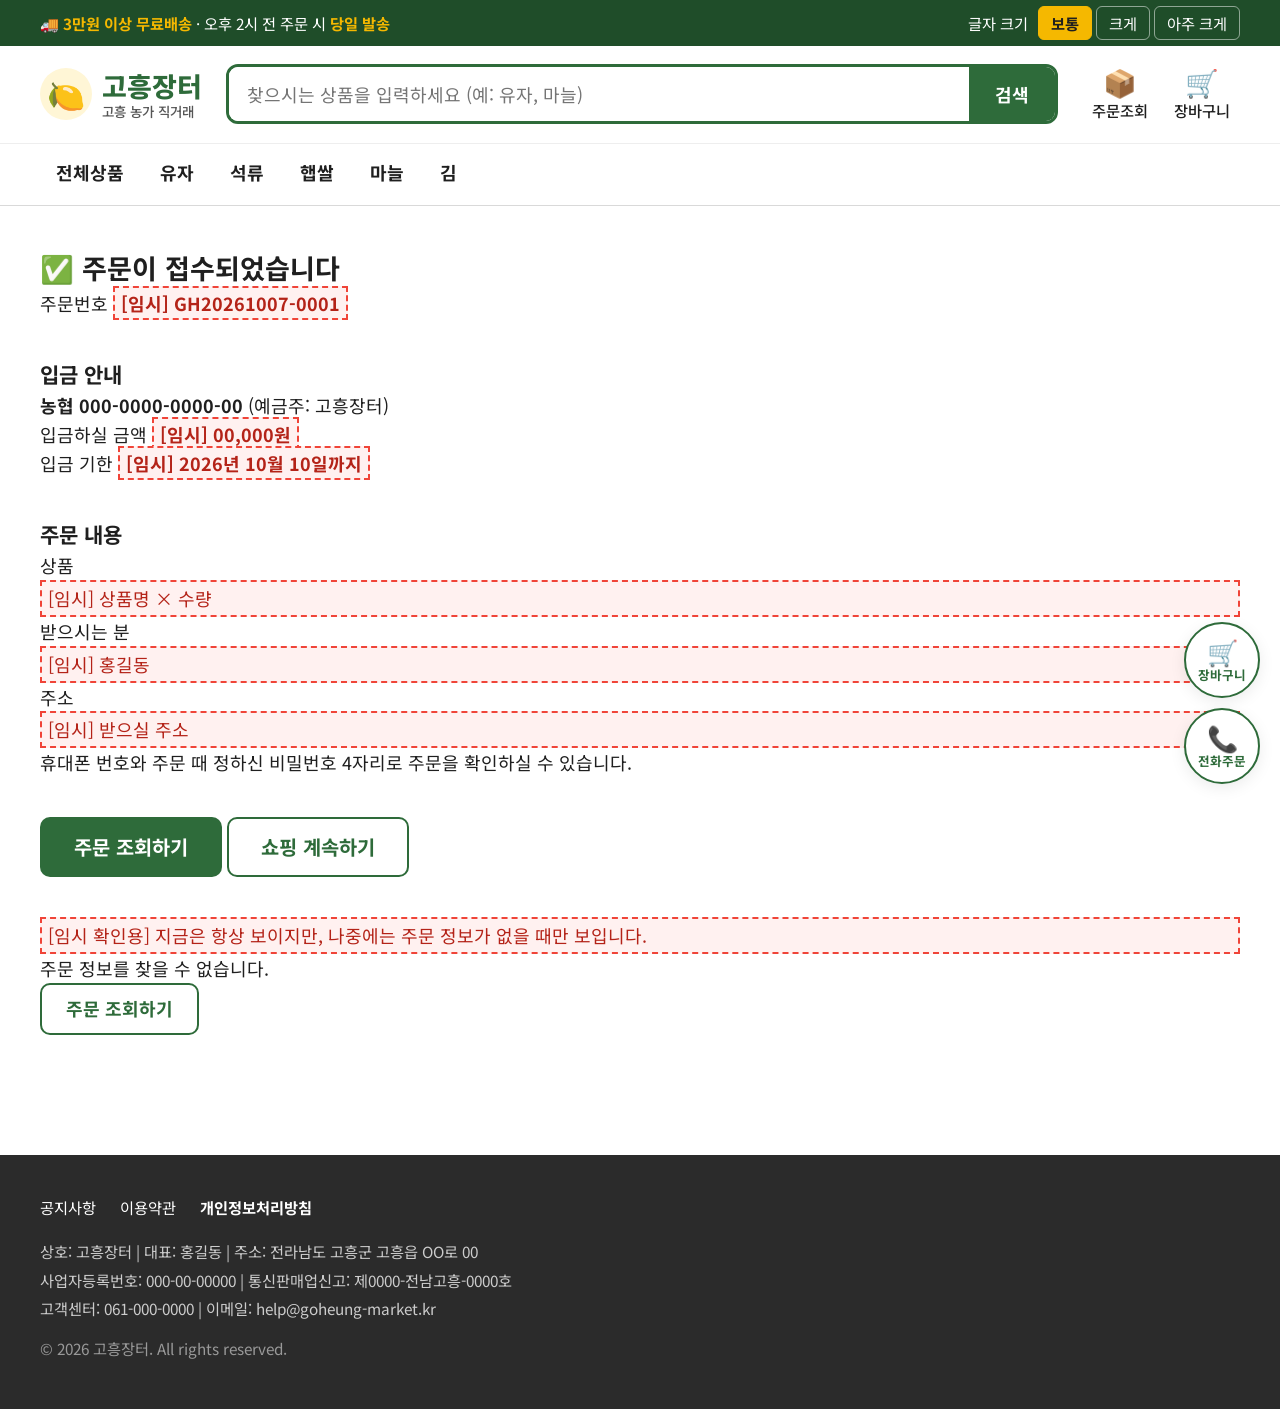
<file: html/order-complete.html>
<!DOCTYPE html>
<html lang="ko">
<head>
  <meta charset="UTF-8">
  <meta name="viewport" content="width=device-width, initial-scale=1.0">
  <title>주문 완료 - 고흥장터</title>
  <meta name="description" content="고흥장터 주문 완료 및 입금 안내">

  <link rel="preconnect" href="https://fonts.googleapis.com">
  <link rel="preconnect" href="https://fonts.gstatic.com" crossorigin>
  <link href="https://fonts.googleapis.com/css2?family=Noto+Sans+KR:wght@400;500;700;800&display=swap" rel="stylesheet">

  <link rel="stylesheet" href="../css/common.css">
  <link rel="stylesheet" href="../css/sub.css">
  <link rel="stylesheet" href="../css/order.css">
</head>
<body>
  <!-- 본문 바로가기 (키보드 사용자용) -->
  <a href="#main" class="skip-link">본문 바로가기</a>

  <!-- ===== 상단 띠 배너 (메인과 동일) ===== -->
  <div class="top-bar">
    <div class="inner">
      <p>🚚 <strong>3만원 이상 무료배송</strong> · 오후 2시 전 주문 시 <strong>당일 발송</strong></p>
      <div class="font-size-ctrl" role="group" aria-label="글자 크기 조절">
        <span class="label">글자 크기</span>
        <button type="button" data-font="normal" aria-pressed="true">보통</button>
        <button type="button" data-font="large" aria-pressed="false">크게</button>
        <button type="button" data-font="xlarge" aria-pressed="false">아주 크게</button>
      </div>
    </div>
  </div>

  <!-- ===== 헤더 (메인과 동일, 경로만 html/ 폴더 기준) ===== -->
  <header class="header">
    <div class="inner header-main">
      <div class="logo">
        <a href="../index.html">
          <span class="logo-mark" aria-hidden="true">🍋</span>
          <span class="logo-text">고흥장터<small>고흥 농가 직거래</small></span>
        </a>
      </div>

      <!-- 검색: 메인 상품 목록으로 이동해서 검색 결과를 보여 줍니다 (index.html?q=검색어) -->
      <form class="search-form" role="search" action="../index.html" method="get">
        <label for="searchInput" class="sr-only">상품 검색</label>
        <input type="search" id="searchInput" name="q" placeholder="찾으시는 상품을 입력하세요 (예: 유자, 마늘)" autocomplete="off">
        <button type="submit" class="btn-search">검색</button>
      </form>

      <nav class="util-menu" aria-label="주문 메뉴">
        <a href="order-check.html" class="util-link">
          <span class="ico" aria-hidden="true">📦</span>주문조회
        </a>
        <button type="button" class="util-link cart-open-btn">
          <span class="ico" aria-hidden="true">🛒</span>장바구니
          <span class="cart-badge" data-cart-count>0</span>
        </button>
      </nav>
    </div>

    <!-- 품목 메뉴: 메인 상품 목록에서 해당 품목만 보여 줍니다 (index.html?category=품목) -->
    <nav class="gnb" aria-label="상품 분류">
      <ul class="inner gnb-list">
        <li><a href="../index.html?category=all#products">전체상품</a></li>
        <li><a href="../index.html?category=yuja#products">유자</a></li>
        <li><a href="../index.html?category=pomegranate#products">석류</a></li>
        <li><a href="../index.html?category=rice#products">햅쌀</a></li>
        <li><a href="../index.html?category=garlic#products">마늘</a></li>
        <li><a href="../index.html?category=laver#products">김</a></li>
      </ul>
    </nav>
  </header>

  <main id="main" class="sub-page">
    <div class="inner">
      <!-- 단계 표시 (① 장바구니 → ② 주문서 작성 → ③ 주문 완료): 9-1단계에서 추가 -->

      <!-- 완료 메시지 -->
      <section class="complete-msg" aria-labelledby="completeTitle">
        <h2 id="completeTitle">✅ 주문이 접수되었습니다</h2>
        <p>주문번호 <strong id="completeOrderNo" class="temp">[임시] GH20261007-0001</strong></p>
      </section>

      <!-- 입금 안내 (화면에서 가장 크게) -->
      <section class="deposit-info" aria-labelledby="depositTitle">
        <h3 id="depositTitle">입금 안내</h3>
        <p><strong>농협 000-0000-0000-00</strong> (예금주: 고흥장터)</p>
        <!-- 계좌번호 복사 버튼: 9-2단계에서 추가 -->
        <p>입금하실 금액 <strong id="completeTotal" class="temp">[임시] 00,000원</strong></p>
        <p>입금 기한 <strong id="completeDueDate" class="temp">[임시] 2026년 10월 10일까지</strong></p>
      </section>

      <!-- 주문 요약 -->
      <section class="order-summary" aria-labelledby="summaryTitle">
        <h3 id="summaryTitle">주문 내용</h3>
        <dl>
          <div><dt>상품</dt><dd id="summaryItems" class="temp">[임시] 상품명 × 수량</dd></div>
          <div><dt>받으시는 분</dt><dd id="summaryReceiver" class="temp">[임시] 홍길동</dd></div>
          <div><dt>주소</dt><dd id="summaryAddress" class="temp">[임시] 받으실 주소</dd></div>
        </dl>
        <p>휴대폰 번호와 주문 때 정하신 비밀번호 4자리로 주문을 확인하실 수 있습니다.</p>
      </section>

      <!-- 버튼 -->
      <section class="complete-actions" aria-label="다음으로 이동">
        <a href="order-check.html" class="btn btn-primary btn-lg" id="goCheckBtn">주문 조회하기</a>
        <a href="../index.html" class="btn btn-outline btn-lg">쇼핑 계속하기</a>
      </section>

      <!-- 주문 정보를 찾을 수 없을 때 (6-5단계부터 주문 정보가 없을 때만 보임) -->
      <section class="complete-empty" id="completeEmpty" aria-live="polite">
        <p class="temp">[임시 확인용] 지금은 항상 보이지만, 나중에는 주문 정보가 없을 때만 보입니다.</p>
        <p>주문 정보를 찾을 수 없습니다.</p>
        <a href="order-check.html" class="btn btn-outline">주문 조회하기</a>
      </section>

    </div>
  </main>

  <!-- ===== 푸터 (메인과 동일) ===== -->
  <footer class="footer">
    <div class="inner">
      <ul class="footer-links">
        <li><a href="notice.html">공지사항</a></li>
        <li><a href="terms.html">이용약관</a></li>
        <li><a href="privacy.html"><strong>개인정보처리방침</strong></a></li>
      </ul>
      <address class="footer-info">
        <p>상호: 고흥장터 | 대표: 홍길동 | 주소: 전라남도 고흥군 고흥읍 OO로 00</p>
        <p>사업자등록번호: 000-00-00000 | 통신판매업신고: 제0000-전남고흥-0000호</p>
        <p>고객센터: 061-000-0000 | 이메일: help@goheung-market.kr</p>
      </address>
      <p class="copyright">© 2026 고흥장터. All rights reserved.</p>
    </div>
  </footer>

  <!-- ===== 오른쪽 떠 있는 버튼 ===== -->
  <div class="floating" aria-label="빠른 메뉴">
    <button type="button" class="float-btn cart-open-btn" aria-label="장바구니 열기">
      <span aria-hidden="true">🛒</span><em>장바구니</em>
      <span class="cart-badge" data-cart-count>0</span>
    </button>
    <a href="tel:061-000-0000" class="float-btn" aria-label="전화 주문">
      <span aria-hidden="true">📞</span><em>전화주문</em>
    </a>
    <button type="button" class="float-btn to-top" id="toTop" aria-label="맨 위로 이동">
      <span aria-hidden="true">▲</span><em>맨 위로</em>
    </button>
  </div>

  <!-- ===== 모바일 하단 메뉴 ===== -->
  <nav class="mobile-nav" aria-label="모바일 메뉴">
    <a href="../index.html"><span aria-hidden="true">🏠</span>홈</a>
    <a href="../index.html#products"><span aria-hidden="true">📋</span>전체상품</a>
    <button type="button" class="cart-open-btn"><span aria-hidden="true">🛒</span>장바구니<span class="cart-badge" data-cart-count>0</span></button>
    <a href="tel:061-000-0000"><span aria-hidden="true">📞</span>전화주문</a>
    <a href="order-check.html"><span aria-hidden="true">📦</span>주문조회</a>
  </nav>

  <!-- ===== 장바구니 패널 ===== -->
  <div class="cart-dim" id="cartDim" hidden></div>
  <aside class="cart-panel" id="cartPanel" aria-labelledby="cartTitle" aria-hidden="true" tabindex="-1">
    <div class="cart-head">
      <h2 id="cartTitle">🛒 장바구니</h2>
      <button type="button" class="cart-close" id="cartClose" aria-label="장바구니 닫기">✕ 닫기</button>
    </div>
    <div class="cart-body">
      <ul class="cart-items" id="cartItems"></ul>
      <div class="cart-empty" id="cartEmpty">
        <p aria-hidden="true">🧺</p>
        <p>장바구니가 비어 있습니다.<br>마음에 드는 상품을 담아 보세요.</p>
      </div>
    </div>
    <div class="cart-foot">
      <p class="ship-notice" id="shipNotice"></p>
      <dl class="cart-sum">
        <div><dt>상품 금액</dt><dd id="sumProducts">0원</dd></div>
        <div><dt>배송비</dt><dd id="sumShipping">0원</dd></div>
        <div class="total"><dt>결제하실 금액</dt><dd id="sumTotal">0원</dd></div>
      </dl>
      <a href="order.html" class="btn btn-primary btn-block btn-xl" id="orderBtn">주문하기</a>
      <button type="button" class="btn btn-outline btn-block" id="keepShopping">쇼핑 계속하기</button>
    </div>
  </aside>

  <!-- ===== 알림 메시지 ===== -->
  <div class="toast" id="toast" role="status" aria-live="polite"></div>

  <script src="../js/data.js"></script>
  <script src="../js/common.js"></script>
  <script src="../js/order-complete.js"></script>
</body>
</html>
</file>
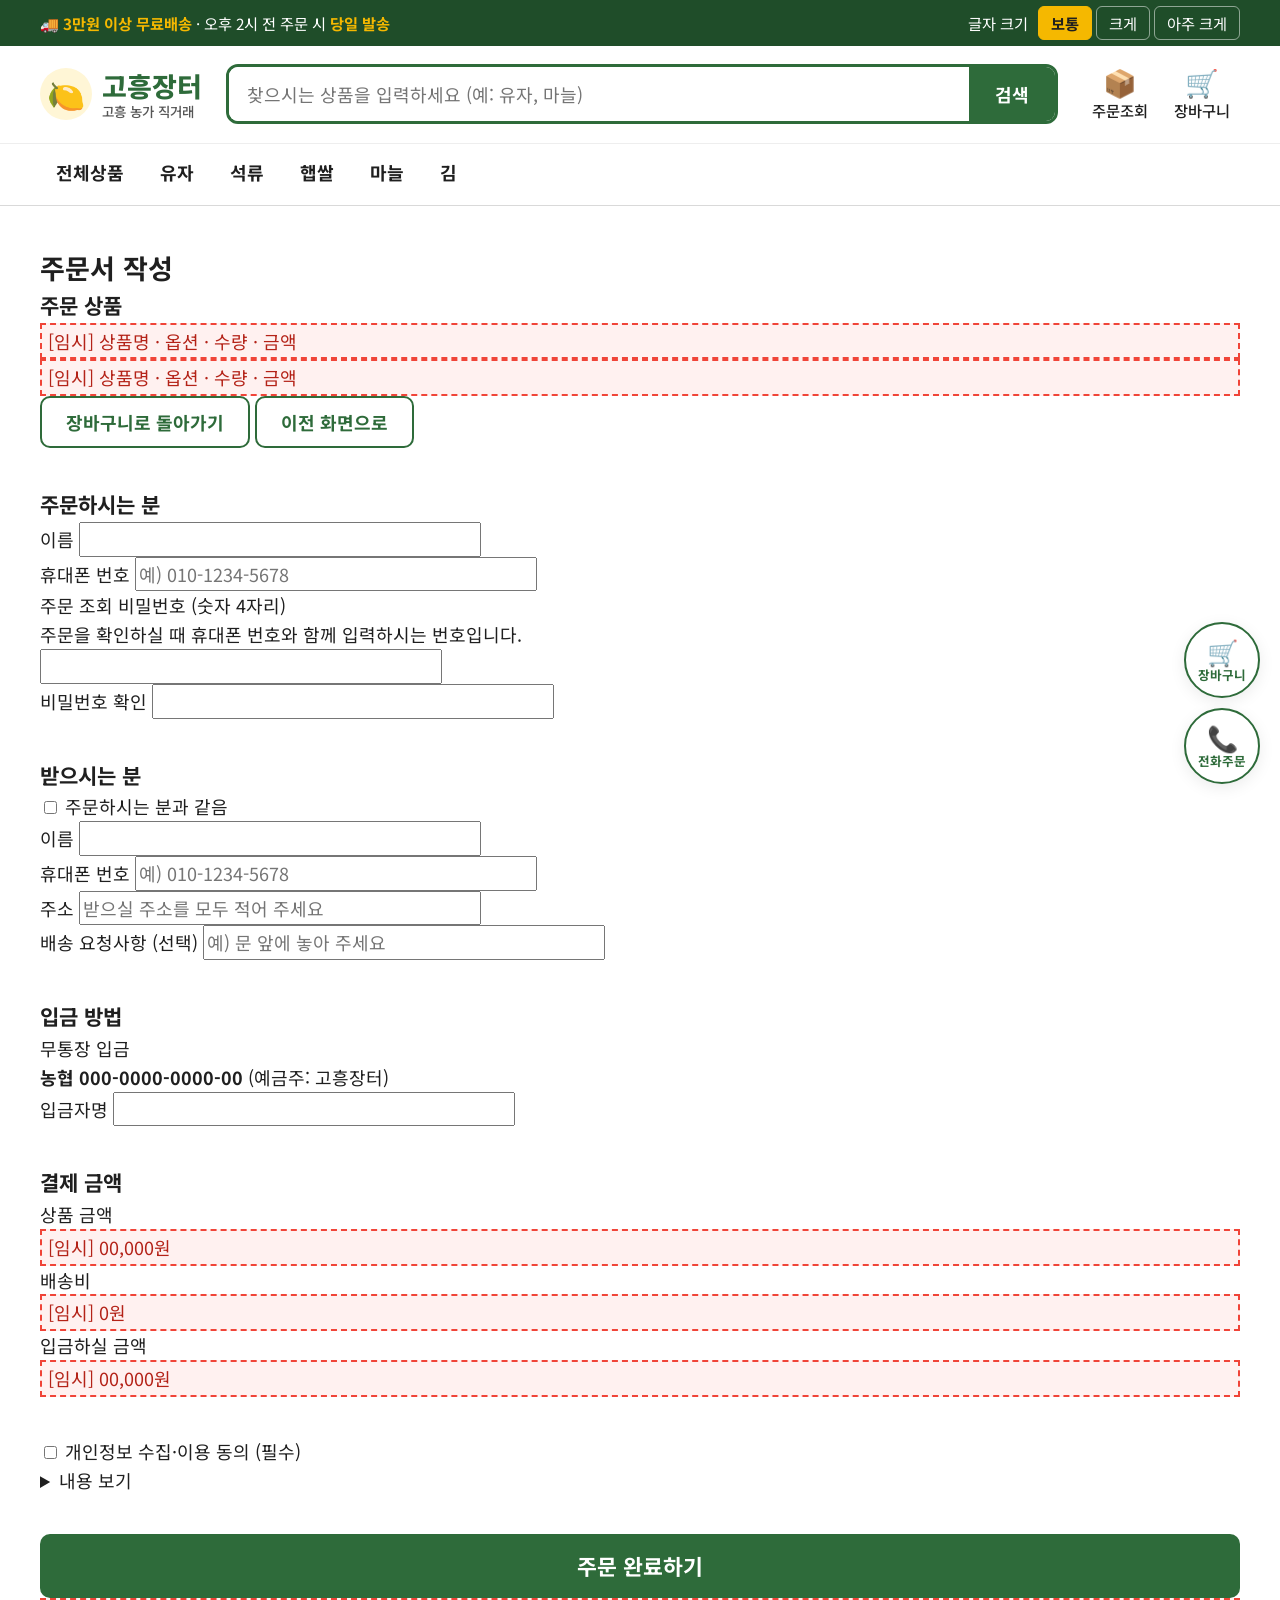
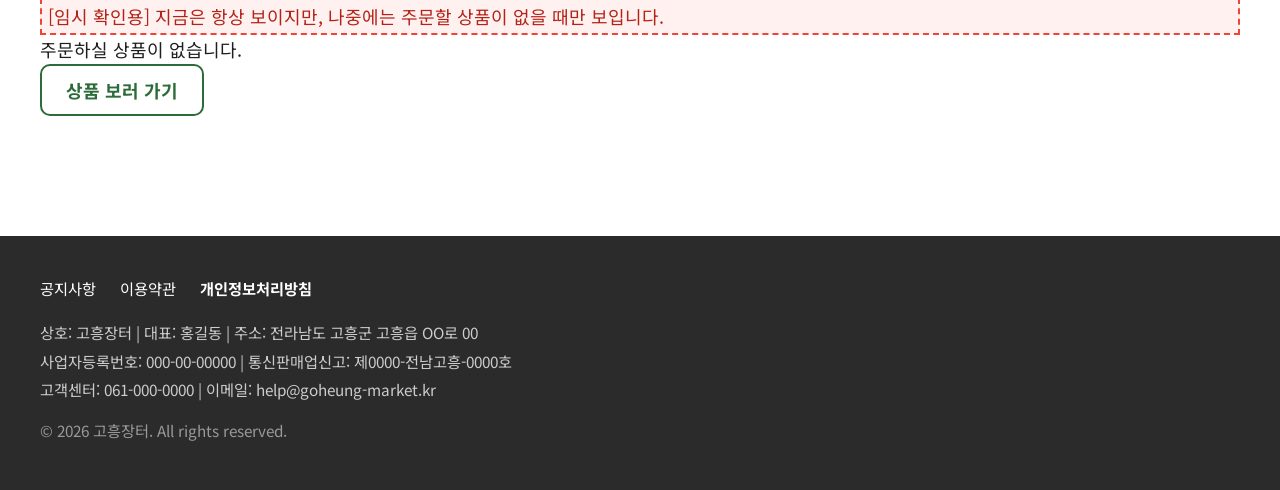
<file: html/order.html>
<!DOCTYPE html>
<html lang="ko">
<head>
  <meta charset="UTF-8">
  <meta name="viewport" content="width=device-width, initial-scale=1.0">
  <title>주문서 작성 - 고흥장터</title>
  <meta name="description" content="고흥장터 주문서 작성">

  <link rel="preconnect" href="https://fonts.googleapis.com">
  <link rel="preconnect" href="https://fonts.gstatic.com" crossorigin>
  <link href="https://fonts.googleapis.com/css2?family=Noto+Sans+KR:wght@400;500;700;800&display=swap" rel="stylesheet">

  <link rel="stylesheet" href="../css/common.css">
  <link rel="stylesheet" href="../css/sub.css">
  <link rel="stylesheet" href="../css/order.css">
</head>
<body>
  <!-- 본문 바로가기 (키보드 사용자용) -->
  <a href="#main" class="skip-link">본문 바로가기</a>

  <!-- ===== 상단 띠 배너 (메인과 동일) ===== -->
  <div class="top-bar">
    <div class="inner">
      <p>🚚 <strong>3만원 이상 무료배송</strong> · 오후 2시 전 주문 시 <strong>당일 발송</strong></p>
      <div class="font-size-ctrl" role="group" aria-label="글자 크기 조절">
        <span class="label">글자 크기</span>
        <button type="button" data-font="normal" aria-pressed="true">보통</button>
        <button type="button" data-font="large" aria-pressed="false">크게</button>
        <button type="button" data-font="xlarge" aria-pressed="false">아주 크게</button>
      </div>
    </div>
  </div>

  <!-- ===== 헤더 (메인과 동일, 경로만 html/ 폴더 기준) ===== -->
  <header class="header">
    <div class="inner header-main">
      <div class="logo">
        <a href="../index.html">
          <span class="logo-mark" aria-hidden="true">🍋</span>
          <span class="logo-text">고흥장터<small>고흥 농가 직거래</small></span>
        </a>
      </div>

      <!-- 검색: 메인 상품 목록으로 이동해서 검색 결과를 보여 줍니다 (index.html?q=검색어) -->
      <form class="search-form" role="search" action="../index.html" method="get">
        <label for="searchInput" class="sr-only">상품 검색</label>
        <input type="search" id="searchInput" name="q" placeholder="찾으시는 상품을 입력하세요 (예: 유자, 마늘)" autocomplete="off">
        <button type="submit" class="btn-search">검색</button>
      </form>

      <nav class="util-menu" aria-label="주문 메뉴">
        <a href="order-check.html" class="util-link">
          <span class="ico" aria-hidden="true">📦</span>주문조회
        </a>
        <button type="button" class="util-link cart-open-btn">
          <span class="ico" aria-hidden="true">🛒</span>장바구니
          <span class="cart-badge" data-cart-count>0</span>
        </button>
      </nav>
    </div>

    <!-- 품목 메뉴: 메인 상품 목록에서 해당 품목만 보여 줍니다 (index.html?category=품목) -->
    <nav class="gnb" aria-label="상품 분류">
      <ul class="inner gnb-list">
        <li><a href="../index.html?category=all#products">전체상품</a></li>
        <li><a href="../index.html?category=yuja#products">유자</a></li>
        <li><a href="../index.html?category=pomegranate#products">석류</a></li>
        <li><a href="../index.html?category=rice#products">햅쌀</a></li>
        <li><a href="../index.html?category=garlic#products">마늘</a></li>
        <li><a href="../index.html?category=laver#products">김</a></li>
      </ul>
    </nav>
  </header>

  <main id="main" class="sub-page">
    <div class="inner">
      <h2>주문서 작성</h2>
      <!-- 단계 표시 (① 장바구니 → ② 주문서 작성 → ③ 주문 완료): 9-1단계에서 추가 -->

      <!-- novalidate: 브라우저 기본 검사 대신 5-5단계에서 만든 쉬운 안내 문구를 보여 주기 위함 -->
      <form class="order-layout" id="orderForm" novalidate>

        <!-- ===== 왼쪽: 입력 영역 ===== -->
        <div class="order-main">

          <!-- 주문 상품 -->
          <section class="order-section" aria-labelledby="itemsTitle">
            <h3 id="itemsTitle">주문 상품</h3>
            <ul class="order-items" id="orderItems">
              <li class="temp">[임시] 상품명 · 옵션 · 수량 · 금액</li>
              <li class="temp">[임시] 상품명 · 옵션 · 수량 · 금액</li>
            </ul>
            <!-- 장바구니 주문이면 위 버튼, 바로 구매면 아래 버튼만 보임 (5-3단계) -->
            <button type="button" class="btn btn-outline" id="backToCart">장바구니로 돌아가기</button>
            <button type="button" class="btn btn-outline" id="backToPrev">이전 화면으로</button>
          </section>

          <!-- 주문하시는 분 -->
          <section class="order-section" aria-labelledby="ordererTitle">
            <h3 id="ordererTitle">주문하시는 분</h3>
            <div class="form-row">
              <label for="ordererName">이름</label>
              <input type="text" id="ordererName" name="ordererName" autocomplete="name">
              <p class="error-msg" id="ordererNameError"></p>
            </div>
            <div class="form-row">
              <label for="ordererPhone">휴대폰 번호</label>
              <input type="tel" id="ordererPhone" name="ordererPhone" inputmode="numeric" placeholder="예) 010-1234-5678" autocomplete="tel">
              <p class="error-msg" id="ordererPhoneError"></p>
            </div>
            <div class="form-row">
              <label for="orderPw">주문 조회 비밀번호 (숫자 4자리)</label>
              <p class="form-help" id="orderPwHelp">주문을 확인하실 때 휴대폰 번호와 함께 입력하시는 번호입니다.</p>
              <input type="password" id="orderPw" name="orderPw" inputmode="numeric" maxlength="4" autocomplete="new-password" aria-describedby="orderPwHelp">
              <p class="error-msg" id="orderPwError"></p>
            </div>
            <div class="form-row">
              <label for="orderPwConfirm">비밀번호 확인</label>
              <input type="password" id="orderPwConfirm" name="orderPwConfirm" inputmode="numeric" maxlength="4" autocomplete="new-password">
              <p class="error-msg" id="orderPwConfirmError"></p>
            </div>
          </section>

          <!-- 받으시는 분 -->
          <section class="order-section" aria-labelledby="receiverTitle">
            <h3 id="receiverTitle">받으시는 분</h3>
            <div class="form-row">
              <label>
                <input type="checkbox" id="sameAsOrderer">
                주문하시는 분과 같음
              </label>
            </div>
            <div class="form-row">
              <label for="receiverName">이름</label>
              <input type="text" id="receiverName" name="receiverName">
              <p class="error-msg" id="receiverNameError"></p>
            </div>
            <div class="form-row">
              <label for="receiverPhone">휴대폰 번호</label>
              <input type="tel" id="receiverPhone" name="receiverPhone" inputmode="numeric" placeholder="예) 010-1234-5678">
              <p class="error-msg" id="receiverPhoneError"></p>
            </div>
            <div class="form-row">
              <label for="receiverAddress">주소</label>
              <input type="text" id="receiverAddress" name="receiverAddress" placeholder="받으실 주소를 모두 적어 주세요" autocomplete="street-address">
              <p class="error-msg" id="receiverAddressError"></p>
            </div>
            <div class="form-row">
              <label for="receiverMemo">배송 요청사항 (선택)</label>
              <input type="text" id="receiverMemo" name="receiverMemo" placeholder="예) 문 앞에 놓아 주세요">
            </div>
          </section>

          <!-- 입금 방법 -->
          <section class="order-section" aria-labelledby="payTitle">
            <h3 id="payTitle">입금 방법</h3>
            <p>무통장 입금</p>
            <p><strong>농협 000-0000-0000-00</strong> (예금주: 고흥장터)</p>
            <div class="form-row">
              <label for="depositor">입금자명</label>
              <input type="text" id="depositor" name="depositor">
              <p class="error-msg" id="depositorError"></p>
            </div>
          </section>
        </div>

        <!-- ===== 오른쪽: 결제 금액 + 동의 + 주문 버튼 ===== -->
        <div class="order-side">

          <!-- 결제 금액 -->
          <section class="order-section" aria-labelledby="sumTitle">
            <h3 id="sumTitle">결제 금액</h3>
            <dl class="order-sum">
              <div><dt>상품 금액</dt><dd id="orderSumProducts" class="temp">[임시] 00,000원</dd></div>
              <div><dt>배송비</dt><dd id="orderSumShipping" class="temp">[임시] 0원</dd></div>
              <div><dt>입금하실 금액</dt><dd id="orderSumTotal" class="temp">[임시] 00,000원</dd></div>
            </dl>
          </section>

          <!-- 개인정보 동의 -->
          <section class="order-section" aria-label="개인정보 수집·이용 동의">
            <div class="form-row">
              <label>
                <input type="checkbox" id="agree" name="agree">
                개인정보 수집·이용 동의 (필수)
              </label>
              <p class="error-msg" id="agreeError"></p>
            </div>
            <!-- details: 누르면 내용이 펼쳐지는 기본 HTML 태그 (JS 필요 없음) -->
            <details class="agree-detail">
              <summary>내용 보기</summary>
              <p class="temp">[임시] 수집 항목: 이름, 휴대폰 번호, 주소 / 이용 목적: 상품 배송 / 보관 기간: 주문 후 1년</p>
            </details>
          </section>

          <button type="submit" class="btn btn-primary btn-xl btn-block" id="orderSubmit">주문 완료하기</button>
        </div>
      </form>

      <!-- 주문할 상품이 없을 때 (5-3단계부터 상품이 없을 때만 보임) -->
      <section class="order-empty" id="orderEmpty" aria-live="polite">
        <p class="temp">[임시 확인용] 지금은 항상 보이지만, 나중에는 주문할 상품이 없을 때만 보입니다.</p>
        <p>주문하실 상품이 없습니다.</p>
        <a href="../index.html#products" class="btn btn-outline">상품 보러 가기</a>
      </section>

    </div>
  </main>

  <!-- ===== 푸터 (메인과 동일) ===== -->
  <footer class="footer">
    <div class="inner">
      <ul class="footer-links">
        <li><a href="notice.html">공지사항</a></li>
        <li><a href="terms.html">이용약관</a></li>
        <li><a href="privacy.html"><strong>개인정보처리방침</strong></a></li>
      </ul>
      <address class="footer-info">
        <p>상호: 고흥장터 | 대표: 홍길동 | 주소: 전라남도 고흥군 고흥읍 OO로 00</p>
        <p>사업자등록번호: 000-00-00000 | 통신판매업신고: 제0000-전남고흥-0000호</p>
        <p>고객센터: 061-000-0000 | 이메일: help@goheung-market.kr</p>
      </address>
      <p class="copyright">© 2026 고흥장터. All rights reserved.</p>
    </div>
  </footer>

  <!-- ===== 오른쪽 떠 있는 버튼 ===== -->
  <div class="floating" aria-label="빠른 메뉴">
    <button type="button" class="float-btn cart-open-btn" aria-label="장바구니 열기">
      <span aria-hidden="true">🛒</span><em>장바구니</em>
      <span class="cart-badge" data-cart-count>0</span>
    </button>
    <a href="tel:061-000-0000" class="float-btn" aria-label="전화 주문">
      <span aria-hidden="true">📞</span><em>전화주문</em>
    </a>
    <button type="button" class="float-btn to-top" id="toTop" aria-label="맨 위로 이동">
      <span aria-hidden="true">▲</span><em>맨 위로</em>
    </button>
  </div>

  <!-- ===== 모바일 하단 메뉴 ===== -->
  <nav class="mobile-nav" aria-label="모바일 메뉴">
    <a href="../index.html"><span aria-hidden="true">🏠</span>홈</a>
    <a href="../index.html#products"><span aria-hidden="true">📋</span>전체상품</a>
    <button type="button" class="cart-open-btn"><span aria-hidden="true">🛒</span>장바구니<span class="cart-badge" data-cart-count>0</span></button>
    <a href="tel:061-000-0000"><span aria-hidden="true">📞</span>전화주문</a>
    <a href="order-check.html"><span aria-hidden="true">📦</span>주문조회</a>
  </nav>

  <!-- ===== 장바구니 패널 ===== -->
  <div class="cart-dim" id="cartDim" hidden></div>
  <aside class="cart-panel" id="cartPanel" aria-labelledby="cartTitle" aria-hidden="true" tabindex="-1">
    <div class="cart-head">
      <h2 id="cartTitle">🛒 장바구니</h2>
      <button type="button" class="cart-close" id="cartClose" aria-label="장바구니 닫기">✕ 닫기</button>
    </div>
    <div class="cart-body">
      <ul class="cart-items" id="cartItems"></ul>
      <div class="cart-empty" id="cartEmpty">
        <p aria-hidden="true">🧺</p>
        <p>장바구니가 비어 있습니다.<br>마음에 드는 상품을 담아 보세요.</p>
      </div>
    </div>
    <div class="cart-foot">
      <p class="ship-notice" id="shipNotice"></p>
      <dl class="cart-sum">
        <div><dt>상품 금액</dt><dd id="sumProducts">0원</dd></div>
        <div><dt>배송비</dt><dd id="sumShipping">0원</dd></div>
        <div class="total"><dt>결제하실 금액</dt><dd id="sumTotal">0원</dd></div>
      </dl>
      <a href="order.html" class="btn btn-primary btn-block btn-xl" id="orderBtn">주문하기</a>
      <button type="button" class="btn btn-outline btn-block" id="keepShopping">쇼핑 계속하기</button>
    </div>
  </aside>

  <!-- ===== 알림 메시지 ===== -->
  <div class="toast" id="toast" role="status" aria-live="polite"></div>

  <script src="../js/data.js"></script>
  <script src="../js/common.js"></script>
  <script src="../js/order.js"></script>
</body>
</html>
</file>
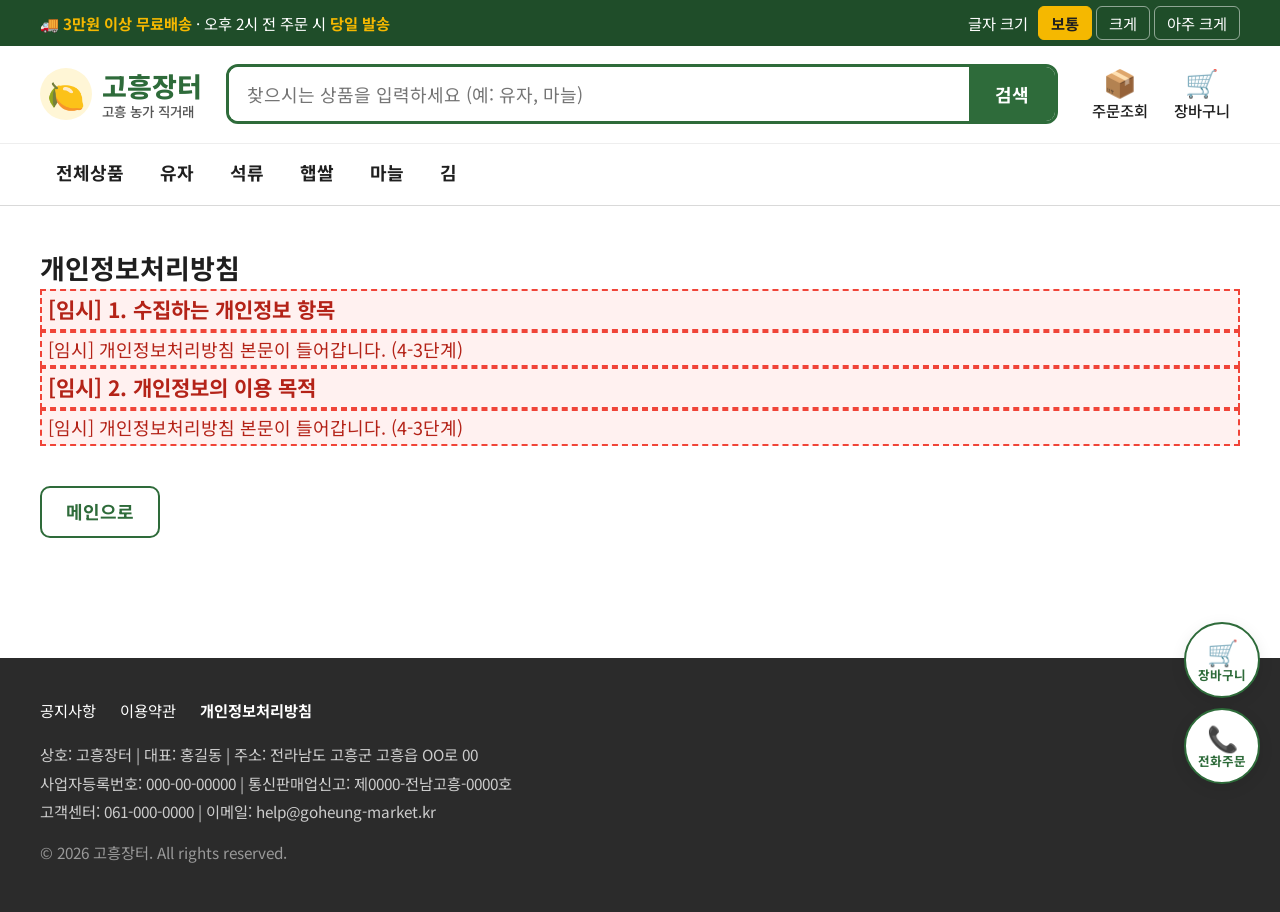
<file: html/privacy.html>
<!DOCTYPE html>
<html lang="ko">
<head>
  <meta charset="UTF-8">
  <meta name="viewport" content="width=device-width, initial-scale=1.0">
  <title>개인정보처리방침 - 고흥장터</title>
  <meta name="description" content="고흥장터 개인정보처리방침">

  <link rel="preconnect" href="https://fonts.googleapis.com">
  <link rel="preconnect" href="https://fonts.gstatic.com" crossorigin>
  <link href="https://fonts.googleapis.com/css2?family=Noto+Sans+KR:wght@400;500;700;800&display=swap" rel="stylesheet">

  <link rel="stylesheet" href="../css/common.css">
  <link rel="stylesheet" href="../css/sub.css">
  <link rel="stylesheet" href="../css/info.css">
</head>
<body>
  <!-- 본문 바로가기 (키보드 사용자용) -->
  <a href="#main" class="skip-link">본문 바로가기</a>

  <!-- ===== 상단 띠 배너 (메인과 동일) ===== -->
  <div class="top-bar">
    <div class="inner">
      <p>🚚 <strong>3만원 이상 무료배송</strong> · 오후 2시 전 주문 시 <strong>당일 발송</strong></p>
      <div class="font-size-ctrl" role="group" aria-label="글자 크기 조절">
        <span class="label">글자 크기</span>
        <button type="button" data-font="normal" aria-pressed="true">보통</button>
        <button type="button" data-font="large" aria-pressed="false">크게</button>
        <button type="button" data-font="xlarge" aria-pressed="false">아주 크게</button>
      </div>
    </div>
  </div>

  <!-- ===== 헤더 (메인과 동일, 경로만 html/ 폴더 기준) ===== -->
  <header class="header">
    <div class="inner header-main">
      <div class="logo">
        <a href="../index.html">
          <span class="logo-mark" aria-hidden="true">🍋</span>
          <span class="logo-text">고흥장터<small>고흥 농가 직거래</small></span>
        </a>
      </div>

      <!-- 검색: 메인 상품 목록으로 이동해서 검색 결과를 보여 줍니다 (index.html?q=검색어) -->
      <form class="search-form" role="search" action="../index.html" method="get">
        <label for="searchInput" class="sr-only">상품 검색</label>
        <input type="search" id="searchInput" name="q" placeholder="찾으시는 상품을 입력하세요 (예: 유자, 마늘)" autocomplete="off">
        <button type="submit" class="btn-search">검색</button>
      </form>

      <nav class="util-menu" aria-label="주문 메뉴">
        <a href="order-check.html" class="util-link">
          <span class="ico" aria-hidden="true">📦</span>주문조회
        </a>
        <button type="button" class="util-link cart-open-btn">
          <span class="ico" aria-hidden="true">🛒</span>장바구니
          <span class="cart-badge" data-cart-count>0</span>
        </button>
      </nav>
    </div>

    <!-- 품목 메뉴: 메인 상품 목록에서 해당 품목만 보여 줍니다 (index.html?category=품목) -->
    <nav class="gnb" aria-label="상품 분류">
      <ul class="inner gnb-list">
        <li><a href="../index.html?category=all#products">전체상품</a></li>
        <li><a href="../index.html?category=yuja#products">유자</a></li>
        <li><a href="../index.html?category=pomegranate#products">석류</a></li>
        <li><a href="../index.html?category=rice#products">햅쌀</a></li>
        <li><a href="../index.html?category=garlic#products">마늘</a></li>
        <li><a href="../index.html?category=laver#products">김</a></li>
      </ul>
    </nav>
  </header>

  <main id="main" class="sub-page">
    <div class="inner">
      <h2>개인정보처리방침</h2>

      <section class="info-body" aria-label="개인정보처리방침 본문">
        <h3 class="temp">[임시] 1. 수집하는 개인정보 항목</h3>
        <p class="temp">[임시] 개인정보처리방침 본문이 들어갑니다. (4-3단계)</p>
        <h3 class="temp">[임시] 2. 개인정보의 이용 목적</h3>
        <p class="temp">[임시] 개인정보처리방침 본문이 들어갑니다. (4-3단계)</p>
      </section>

      <section aria-label="메인으로 이동">
        <a href="../index.html" class="btn btn-outline">메인으로</a>
      </section>
    </div>
  </main>

  <!-- ===== 푸터 (메인과 동일) ===== -->
  <footer class="footer">
    <div class="inner">
      <ul class="footer-links">
        <li><a href="notice.html">공지사항</a></li>
        <li><a href="terms.html">이용약관</a></li>
        <li><a href="privacy.html"><strong>개인정보처리방침</strong></a></li>
      </ul>
      <address class="footer-info">
        <p>상호: 고흥장터 | 대표: 홍길동 | 주소: 전라남도 고흥군 고흥읍 OO로 00</p>
        <p>사업자등록번호: 000-00-00000 | 통신판매업신고: 제0000-전남고흥-0000호</p>
        <p>고객센터: 061-000-0000 | 이메일: help@goheung-market.kr</p>
      </address>
      <p class="copyright">© 2026 고흥장터. All rights reserved.</p>
    </div>
  </footer>

  <!-- ===== 오른쪽 떠 있는 버튼 ===== -->
  <div class="floating" aria-label="빠른 메뉴">
    <button type="button" class="float-btn cart-open-btn" aria-label="장바구니 열기">
      <span aria-hidden="true">🛒</span><em>장바구니</em>
      <span class="cart-badge" data-cart-count>0</span>
    </button>
    <a href="tel:061-000-0000" class="float-btn" aria-label="전화 주문">
      <span aria-hidden="true">📞</span><em>전화주문</em>
    </a>
    <button type="button" class="float-btn to-top" id="toTop" aria-label="맨 위로 이동">
      <span aria-hidden="true">▲</span><em>맨 위로</em>
    </button>
  </div>

  <!-- ===== 모바일 하단 메뉴 ===== -->
  <nav class="mobile-nav" aria-label="모바일 메뉴">
    <a href="../index.html"><span aria-hidden="true">🏠</span>홈</a>
    <a href="../index.html#products"><span aria-hidden="true">📋</span>전체상품</a>
    <button type="button" class="cart-open-btn"><span aria-hidden="true">🛒</span>장바구니<span class="cart-badge" data-cart-count>0</span></button>
    <a href="tel:061-000-0000"><span aria-hidden="true">📞</span>전화주문</a>
    <a href="order-check.html"><span aria-hidden="true">📦</span>주문조회</a>
  </nav>

  <!-- ===== 장바구니 패널 ===== -->
  <div class="cart-dim" id="cartDim" hidden></div>
  <aside class="cart-panel" id="cartPanel" aria-labelledby="cartTitle" aria-hidden="true" tabindex="-1">
    <div class="cart-head">
      <h2 id="cartTitle">🛒 장바구니</h2>
      <button type="button" class="cart-close" id="cartClose" aria-label="장바구니 닫기">✕ 닫기</button>
    </div>
    <div class="cart-body">
      <ul class="cart-items" id="cartItems"></ul>
      <div class="cart-empty" id="cartEmpty">
        <p aria-hidden="true">🧺</p>
        <p>장바구니가 비어 있습니다.<br>마음에 드는 상품을 담아 보세요.</p>
      </div>
    </div>
    <div class="cart-foot">
      <p class="ship-notice" id="shipNotice"></p>
      <dl class="cart-sum">
        <div><dt>상품 금액</dt><dd id="sumProducts">0원</dd></div>
        <div><dt>배송비</dt><dd id="sumShipping">0원</dd></div>
        <div class="total"><dt>결제하실 금액</dt><dd id="sumTotal">0원</dd></div>
      </dl>
      <a href="order.html" class="btn btn-primary btn-block btn-xl" id="orderBtn">주문하기</a>
      <button type="button" class="btn btn-outline btn-block" id="keepShopping">쇼핑 계속하기</button>
    </div>
  </aside>

  <!-- ===== 알림 메시지 ===== -->
  <div class="toast" id="toast" role="status" aria-live="polite"></div>

  <script src="../js/data.js"></script>
  <script src="../js/common.js"></script>
</body>
</html>
</file>
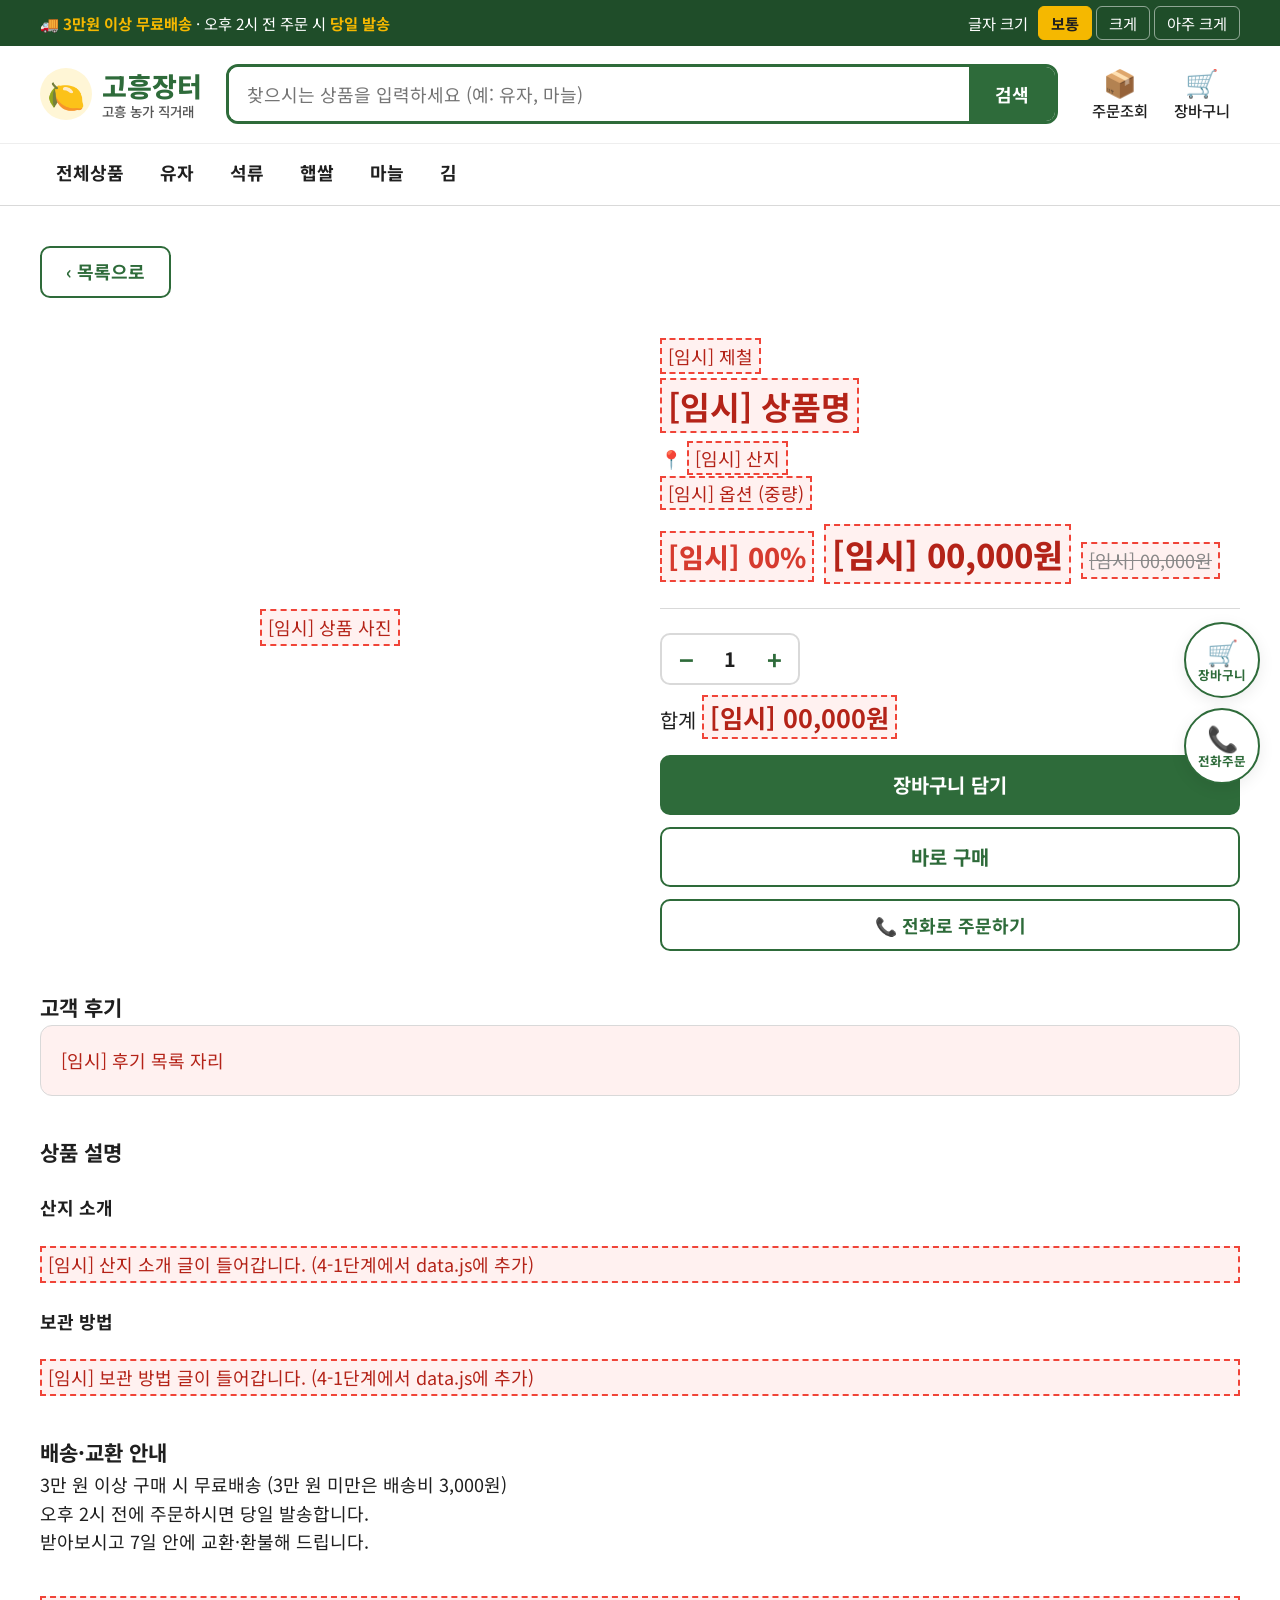
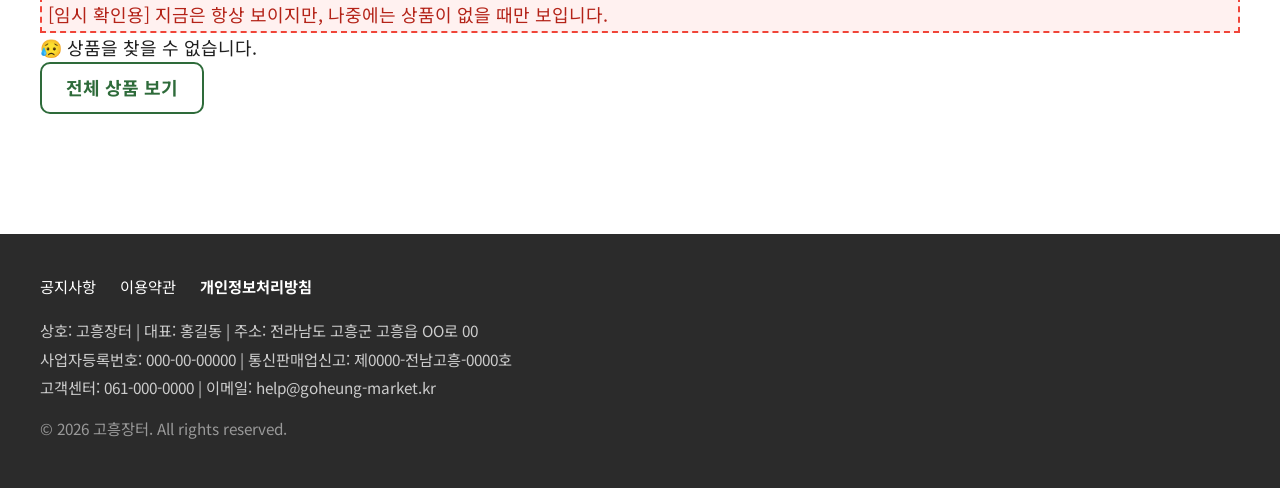
<file: html/product.html>
<!DOCTYPE html>
<html lang="ko">
<head>
  <meta charset="UTF-8">
  <meta name="viewport" content="width=device-width, initial-scale=1.0">
  <title>상품 상세 - 고흥장터</title>
  <meta name="description" content="고흥 농가에서 직접 보내는 농산물 상품 상세 정보">

  <link rel="preconnect" href="https://fonts.googleapis.com">
  <link rel="preconnect" href="https://fonts.gstatic.com" crossorigin>
  <link href="https://fonts.googleapis.com/css2?family=Noto+Sans+KR:wght@400;500;700;800&display=swap" rel="stylesheet">

  <link rel="stylesheet" href="../css/common.css">
  <link rel="stylesheet" href="../css/sub.css">
  <link rel="stylesheet" href="../css/product.css">
</head>
<body>
  <!-- 본문 바로가기 (키보드 사용자용) -->
  <a href="#main" class="skip-link">본문 바로가기</a>

  <!-- ===== 상단 띠 배너 (메인과 동일) ===== -->
  <div class="top-bar">
    <div class="inner">
      <p>🚚 <strong>3만원 이상 무료배송</strong> · 오후 2시 전 주문 시 <strong>당일 발송</strong></p>
      <div class="font-size-ctrl" role="group" aria-label="글자 크기 조절">
        <span class="label">글자 크기</span>
        <button type="button" data-font="normal" aria-pressed="true">보통</button>
        <button type="button" data-font="large" aria-pressed="false">크게</button>
        <button type="button" data-font="xlarge" aria-pressed="false">아주 크게</button>
      </div>
    </div>
  </div>

  <!-- ===== 헤더 (메인과 동일, 경로만 html/ 폴더 기준) ===== -->
  <header class="header">
    <div class="inner header-main">
      <div class="logo">
        <a href="../index.html">
          <span class="logo-mark" aria-hidden="true">🍋</span>
          <span class="logo-text">고흥장터<small>고흥 농가 직거래</small></span>
        </a>
      </div>

      <!-- 검색: 메인 상품 목록으로 이동해서 검색 결과를 보여 줍니다 (index.html?q=검색어) -->
      <form class="search-form" role="search" action="../index.html" method="get">
        <label for="searchInput" class="sr-only">상품 검색</label>
        <input type="search" id="searchInput" name="q" placeholder="찾으시는 상품을 입력하세요 (예: 유자, 마늘)" autocomplete="off">
        <button type="submit" class="btn-search">검색</button>
      </form>

      <nav class="util-menu" aria-label="주문 메뉴">
        <a href="order-check.html" class="util-link">
          <span class="ico" aria-hidden="true">📦</span>주문조회
        </a>
        <button type="button" class="util-link cart-open-btn">
          <span class="ico" aria-hidden="true">🛒</span>장바구니
          <span class="cart-badge" data-cart-count>0</span>
        </button>
      </nav>
    </div>

    <!-- 품목 메뉴: 메인 상품 목록에서 해당 품목만 보여 줍니다 (index.html?category=품목) -->
    <nav class="gnb" aria-label="상품 분류">
      <ul class="inner gnb-list">
        <li><a href="../index.html?category=all#products">전체상품</a></li>
        <li><a href="../index.html?category=yuja#products">유자</a></li>
        <li><a href="../index.html?category=pomegranate#products">석류</a></li>
        <li><a href="../index.html?category=rice#products">햅쌀</a></li>
        <li><a href="../index.html?category=garlic#products">마늘</a></li>
        <li><a href="../index.html?category=laver#products">김</a></li>
      </ul>
    </nav>
  </header>

  <main id="main" class="sub-page">
    <div class="inner">

      <!-- 목록으로 -->
      <section class="detail-back" aria-label="목록으로 돌아가기">
        <a href="../index.html#products" class="btn btn-outline">‹ 목록으로</a>
      </section>

      <!-- 상품 사진 + 상품 정보 + 구매 영역
           주소의 ?id= 번호로 js/data.js 의 상품을 찾아 js/product.js 가 내용을 채웁니다.
           (예: product.html?id=1 → 고흥 햇유자 생과)
           아래 [임시] 글자는 상품 번호 없이 이 파일을 직접 열었을 때만 보입니다. -->
      <section class="detail-top" aria-labelledby="detailName">
        <div class="detail-image" id="detailImage">
          <p class="temp">[임시] 상품 사진</p>
        </div>

        <div class="detail-info">
          <p class="detail-badges" id="detailBadges"><span class="temp">[임시] 제철</span></p>
          <h2 id="detailName"><span class="temp">[임시] 상품명</span></h2>
          <p id="detailOrigin">📍 <span class="temp">[임시] 산지</span></p>
          <p id="detailOption"><span class="temp">[임시] 옵션 (중량)</span></p>

          <div class="detail-price">
            <span class="rate temp" id="detailRate">[임시] 00%</span>
            <strong id="detailSalePrice" class="temp">[임시] 00,000원</strong>
            <del id="detailPrice" class="temp">[임시] 00,000원</del>
          </div>

          <!-- 구매 영역 -->
          <div class="detail-buy">
            <div class="qty-box" role="group" aria-label="수량 선택">
              <button type="button" id="qtyMinus" aria-label="수량 줄이기">−</button>
              <span class="qty-num" id="qtyNum" aria-live="polite">1</span>
              <button type="button" id="qtyPlus" aria-label="수량 늘리기">+</button>
            </div>
            <p class="detail-total">합계 <strong id="detailTotal" class="temp">[임시] 00,000원</strong></p>

            <button type="button" class="btn btn-primary btn-lg" id="addCartBtn">장바구니 담기</button>
            <button type="button" class="btn btn-outline btn-lg" id="buyNowBtn">바로 구매</button>
            <a href="tel:061-000-0000" class="btn btn-outline">📞 전화로 주문하기</a>
          </div>
        </div>
      </section>

      <!-- 고객 후기: js/data.js 의 REVIEWS 중 이 상품의 후기만 js/product.js 가 채웁니다. -->
      <section class="detail-review" aria-labelledby="reviewTitle">
        <h3 id="reviewTitle">고객 후기 <span id="reviewCount"></span></h3>
        <ul class="detail-review-list" id="reviewList">
          <li class="temp">[임시] 후기 목록 자리</li>
        </ul>
        <p id="reviewEmpty" hidden>아직 등록된 후기가 없습니다.</p>
      </section>

      <!-- 상품 설명 -->
      <section class="detail-desc" aria-labelledby="descTitle">
        <h3 id="descTitle">상품 설명</h3>
        <h4>산지 소개</h4>
        <p id="detailDescription" class="temp">[임시] 산지 소개 글이 들어갑니다. (4-1단계에서 data.js에 추가)</p>
        <h4>보관 방법</h4>
        <p id="detailStorage" class="temp">[임시] 보관 방법 글이 들어갑니다. (4-1단계에서 data.js에 추가)</p>
      </section>

      <!-- 배송·교환 안내 (실제 내용) -->
      <section class="detail-guide" aria-labelledby="guideTitle">
        <h3 id="guideTitle">배송·교환 안내</h3>
        <ul>
          <li>3만 원 이상 구매 시 무료배송 (3만 원 미만은 배송비 3,000원)</li>
          <li>오후 2시 전에 주문하시면 당일 발송합니다.</li>
          <li>받아보시고 7일 안에 교환·환불해 드립니다.</li>
        </ul>
      </section>

      <!-- 상품을 찾을 수 없을 때 (4-2단계부터 잘못된 상품 번호일 때만 보임) -->
      <section class="detail-empty" id="detailEmpty" aria-live="polite">
        <p class="temp">[임시 확인용] 지금은 항상 보이지만, 나중에는 상품이 없을 때만 보입니다.</p>
        <p>😥 상품을 찾을 수 없습니다.</p>
        <a href="../index.html#products" class="btn btn-outline">전체 상품 보기</a>
      </section>

    </div>
  </main>

  <!-- ===== 푸터 (메인과 동일) ===== -->
  <footer class="footer">
    <div class="inner">
      <ul class="footer-links">
        <li><a href="notice.html">공지사항</a></li>
        <li><a href="terms.html">이용약관</a></li>
        <li><a href="privacy.html"><strong>개인정보처리방침</strong></a></li>
      </ul>
      <address class="footer-info">
        <p>상호: 고흥장터 | 대표: 홍길동 | 주소: 전라남도 고흥군 고흥읍 OO로 00</p>
        <p>사업자등록번호: 000-00-00000 | 통신판매업신고: 제0000-전남고흥-0000호</p>
        <p>고객센터: 061-000-0000 | 이메일: help@goheung-market.kr</p>
      </address>
      <p class="copyright">© 2026 고흥장터. All rights reserved.</p>
    </div>
  </footer>

  <!-- ===== 오른쪽 떠 있는 버튼 ===== -->
  <div class="floating" aria-label="빠른 메뉴">
    <button type="button" class="float-btn cart-open-btn" aria-label="장바구니 열기">
      <span aria-hidden="true">🛒</span><em>장바구니</em>
      <span class="cart-badge" data-cart-count>0</span>
    </button>
    <a href="tel:061-000-0000" class="float-btn" aria-label="전화 주문">
      <span aria-hidden="true">📞</span><em>전화주문</em>
    </a>
    <button type="button" class="float-btn to-top" id="toTop" aria-label="맨 위로 이동">
      <span aria-hidden="true">▲</span><em>맨 위로</em>
    </button>
  </div>

  <!-- ===== 모바일 하단 메뉴 ===== -->
  <nav class="mobile-nav" aria-label="모바일 메뉴">
    <a href="../index.html"><span aria-hidden="true">🏠</span>홈</a>
    <a href="../index.html#products"><span aria-hidden="true">📋</span>전체상품</a>
    <button type="button" class="cart-open-btn"><span aria-hidden="true">🛒</span>장바구니<span class="cart-badge" data-cart-count>0</span></button>
    <a href="tel:061-000-0000"><span aria-hidden="true">📞</span>전화주문</a>
    <a href="order-check.html"><span aria-hidden="true">📦</span>주문조회</a>
  </nav>

  <!-- ===== 장바구니 패널 ===== -->
  <div class="cart-dim" id="cartDim" hidden></div>
  <aside class="cart-panel" id="cartPanel" aria-labelledby="cartTitle" aria-hidden="true" tabindex="-1">
    <div class="cart-head">
      <h2 id="cartTitle">🛒 장바구니</h2>
      <button type="button" class="cart-close" id="cartClose" aria-label="장바구니 닫기">✕ 닫기</button>
    </div>
    <div class="cart-body">
      <ul class="cart-items" id="cartItems"></ul>
      <div class="cart-empty" id="cartEmpty">
        <p aria-hidden="true">🧺</p>
        <p>장바구니가 비어 있습니다.<br>마음에 드는 상품을 담아 보세요.</p>
      </div>
    </div>
    <div class="cart-foot">
      <p class="ship-notice" id="shipNotice"></p>
      <dl class="cart-sum">
        <div><dt>상품 금액</dt><dd id="sumProducts">0원</dd></div>
        <div><dt>배송비</dt><dd id="sumShipping">0원</dd></div>
        <div class="total"><dt>결제하실 금액</dt><dd id="sumTotal">0원</dd></div>
      </dl>
      <a href="order.html" class="btn btn-primary btn-block btn-xl" id="orderBtn">주문하기</a>
      <button type="button" class="btn btn-outline btn-block" id="keepShopping">쇼핑 계속하기</button>
    </div>
  </aside>

  <!-- ===== 알림 메시지 ===== -->
  <div class="toast" id="toast" role="status" aria-live="polite"></div>

  <script src="../js/data.js"></script>
  <script src="../js/common.js"></script>
  <script src="../js/product.js"></script>
</body>
</html>
</file>
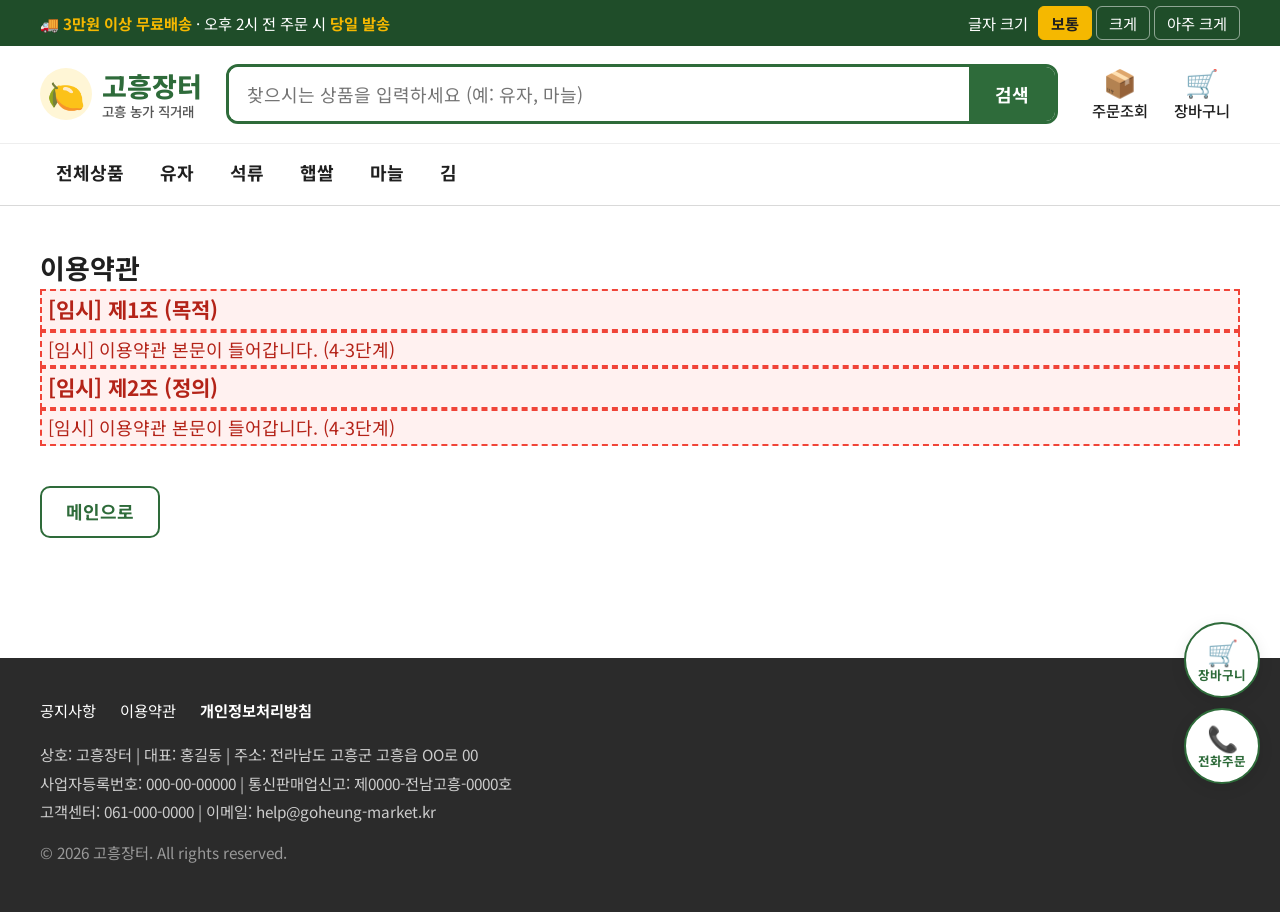
<file: html/terms.html>
<!DOCTYPE html>
<html lang="ko">
<head>
  <meta charset="UTF-8">
  <meta name="viewport" content="width=device-width, initial-scale=1.0">
  <title>이용약관 - 고흥장터</title>
  <meta name="description" content="고흥장터 이용약관">

  <link rel="preconnect" href="https://fonts.googleapis.com">
  <link rel="preconnect" href="https://fonts.gstatic.com" crossorigin>
  <link href="https://fonts.googleapis.com/css2?family=Noto+Sans+KR:wght@400;500;700;800&display=swap" rel="stylesheet">

  <link rel="stylesheet" href="../css/common.css">
  <link rel="stylesheet" href="../css/sub.css">
  <link rel="stylesheet" href="../css/info.css">
</head>
<body>
  <!-- 본문 바로가기 (키보드 사용자용) -->
  <a href="#main" class="skip-link">본문 바로가기</a>

  <!-- ===== 상단 띠 배너 (메인과 동일) ===== -->
  <div class="top-bar">
    <div class="inner">
      <p>🚚 <strong>3만원 이상 무료배송</strong> · 오후 2시 전 주문 시 <strong>당일 발송</strong></p>
      <div class="font-size-ctrl" role="group" aria-label="글자 크기 조절">
        <span class="label">글자 크기</span>
        <button type="button" data-font="normal" aria-pressed="true">보통</button>
        <button type="button" data-font="large" aria-pressed="false">크게</button>
        <button type="button" data-font="xlarge" aria-pressed="false">아주 크게</button>
      </div>
    </div>
  </div>

  <!-- ===== 헤더 (메인과 동일, 경로만 html/ 폴더 기준) ===== -->
  <header class="header">
    <div class="inner header-main">
      <div class="logo">
        <a href="../index.html">
          <span class="logo-mark" aria-hidden="true">🍋</span>
          <span class="logo-text">고흥장터<small>고흥 농가 직거래</small></span>
        </a>
      </div>

      <!-- 검색: 메인 상품 목록으로 이동해서 검색 결과를 보여 줍니다 (index.html?q=검색어) -->
      <form class="search-form" role="search" action="../index.html" method="get">
        <label for="searchInput" class="sr-only">상품 검색</label>
        <input type="search" id="searchInput" name="q" placeholder="찾으시는 상품을 입력하세요 (예: 유자, 마늘)" autocomplete="off">
        <button type="submit" class="btn-search">검색</button>
      </form>

      <nav class="util-menu" aria-label="주문 메뉴">
        <a href="order-check.html" class="util-link">
          <span class="ico" aria-hidden="true">📦</span>주문조회
        </a>
        <button type="button" class="util-link cart-open-btn">
          <span class="ico" aria-hidden="true">🛒</span>장바구니
          <span class="cart-badge" data-cart-count>0</span>
        </button>
      </nav>
    </div>

    <!-- 품목 메뉴: 메인 상품 목록에서 해당 품목만 보여 줍니다 (index.html?category=품목) -->
    <nav class="gnb" aria-label="상품 분류">
      <ul class="inner gnb-list">
        <li><a href="../index.html?category=all#products">전체상품</a></li>
        <li><a href="../index.html?category=yuja#products">유자</a></li>
        <li><a href="../index.html?category=pomegranate#products">석류</a></li>
        <li><a href="../index.html?category=rice#products">햅쌀</a></li>
        <li><a href="../index.html?category=garlic#products">마늘</a></li>
        <li><a href="../index.html?category=laver#products">김</a></li>
      </ul>
    </nav>
  </header>

  <main id="main" class="sub-page">
    <div class="inner">
      <h2>이용약관</h2>

      <section class="info-body" aria-label="이용약관 본문">
        <h3 class="temp">[임시] 제1조 (목적)</h3>
        <p class="temp">[임시] 이용약관 본문이 들어갑니다. (4-3단계)</p>
        <h3 class="temp">[임시] 제2조 (정의)</h3>
        <p class="temp">[임시] 이용약관 본문이 들어갑니다. (4-3단계)</p>
      </section>

      <section aria-label="메인으로 이동">
        <a href="../index.html" class="btn btn-outline">메인으로</a>
      </section>
    </div>
  </main>

  <!-- ===== 푸터 (메인과 동일) ===== -->
  <footer class="footer">
    <div class="inner">
      <ul class="footer-links">
        <li><a href="notice.html">공지사항</a></li>
        <li><a href="terms.html">이용약관</a></li>
        <li><a href="privacy.html"><strong>개인정보처리방침</strong></a></li>
      </ul>
      <address class="footer-info">
        <p>상호: 고흥장터 | 대표: 홍길동 | 주소: 전라남도 고흥군 고흥읍 OO로 00</p>
        <p>사업자등록번호: 000-00-00000 | 통신판매업신고: 제0000-전남고흥-0000호</p>
        <p>고객센터: 061-000-0000 | 이메일: help@goheung-market.kr</p>
      </address>
      <p class="copyright">© 2026 고흥장터. All rights reserved.</p>
    </div>
  </footer>

  <!-- ===== 오른쪽 떠 있는 버튼 ===== -->
  <div class="floating" aria-label="빠른 메뉴">
    <button type="button" class="float-btn cart-open-btn" aria-label="장바구니 열기">
      <span aria-hidden="true">🛒</span><em>장바구니</em>
      <span class="cart-badge" data-cart-count>0</span>
    </button>
    <a href="tel:061-000-0000" class="float-btn" aria-label="전화 주문">
      <span aria-hidden="true">📞</span><em>전화주문</em>
    </a>
    <button type="button" class="float-btn to-top" id="toTop" aria-label="맨 위로 이동">
      <span aria-hidden="true">▲</span><em>맨 위로</em>
    </button>
  </div>

  <!-- ===== 모바일 하단 메뉴 ===== -->
  <nav class="mobile-nav" aria-label="모바일 메뉴">
    <a href="../index.html"><span aria-hidden="true">🏠</span>홈</a>
    <a href="../index.html#products"><span aria-hidden="true">📋</span>전체상품</a>
    <button type="button" class="cart-open-btn"><span aria-hidden="true">🛒</span>장바구니<span class="cart-badge" data-cart-count>0</span></button>
    <a href="tel:061-000-0000"><span aria-hidden="true">📞</span>전화주문</a>
    <a href="order-check.html"><span aria-hidden="true">📦</span>주문조회</a>
  </nav>

  <!-- ===== 장바구니 패널 ===== -->
  <div class="cart-dim" id="cartDim" hidden></div>
  <aside class="cart-panel" id="cartPanel" aria-labelledby="cartTitle" aria-hidden="true" tabindex="-1">
    <div class="cart-head">
      <h2 id="cartTitle">🛒 장바구니</h2>
      <button type="button" class="cart-close" id="cartClose" aria-label="장바구니 닫기">✕ 닫기</button>
    </div>
    <div class="cart-body">
      <ul class="cart-items" id="cartItems"></ul>
      <div class="cart-empty" id="cartEmpty">
        <p aria-hidden="true">🧺</p>
        <p>장바구니가 비어 있습니다.<br>마음에 드는 상품을 담아 보세요.</p>
      </div>
    </div>
    <div class="cart-foot">
      <p class="ship-notice" id="shipNotice"></p>
      <dl class="cart-sum">
        <div><dt>상품 금액</dt><dd id="sumProducts">0원</dd></div>
        <div><dt>배송비</dt><dd id="sumShipping">0원</dd></div>
        <div class="total"><dt>결제하실 금액</dt><dd id="sumTotal">0원</dd></div>
      </dl>
      <a href="order.html" class="btn btn-primary btn-block btn-xl" id="orderBtn">주문하기</a>
      <button type="button" class="btn btn-outline btn-block" id="keepShopping">쇼핑 계속하기</button>
    </div>
  </aside>

  <!-- ===== 알림 메시지 ===== -->
  <div class="toast" id="toast" role="status" aria-live="polite"></div>

  <script src="../js/data.js"></script>
  <script src="../js/common.js"></script>
</body>
</html>
</file>
<file: css/common.css>
/* =========================================================
   공통 스타일 (모든 페이지)
   - 40대 이상 사용자를 위해 글자는 크게, 버튼은 넓게, 대비는 뚜렷하게
   ========================================================= */

:root {
  --green: #2e6b3a;
  --green-dark: #1f4d29;
  --green-soft: #e9f2e6;
  --yellow: #f5b800;
  --yellow-soft: #fff6d6;
  --red: #d63b2f;
  --text: #1f1f1f;
  --text-sub: #555;
  --line: #d9d9d9;
  --bg: #ffffff;
  --bg-soft: #f8f6f0;
  --radius: 12px;
  --shadow: 0 4px 16px rgba(0, 0, 0, 0.08);
  --inner: 1240px;
  --header-h: 0px;
}

/* ---------- 글자 크기 단계 ---------- */
html { font-size: 112.5%; scroll-behavior: smooth; }            /* 보통 18px */
html[data-font-size="large"] { font-size: 125%; }               /* 크게 20px */
html[data-font-size="xlarge"] { font-size: 137.5%; }            /* 아주 크게 22px */

@media (prefers-reduced-motion: reduce) {
  html { scroll-behavior: auto; }
  *, *::before, *::after { transition: none !important; animation: none !important; }
}

/* ---------- 리셋 ---------- */
*, *::before, *::after { box-sizing: border-box; }
body, h1, h2, h3, p, ul, ol, dl, dd, figure { margin: 0; padding: 0; }
ul, ol { list-style: none; }
a { color: inherit; text-decoration: none; }
img { max-width: 100%; display: block; }
button, input, select { font: inherit; color: inherit; }
button { cursor: pointer; background: none; border: 0; }
address { font-style: normal; }

body {
  font-family: 'Noto Sans KR', 'Malgun Gothic', '맑은 고딕', sans-serif;
  font-size: 1rem;
  line-height: 1.6;
  color: var(--text);
  background: var(--bg);
  word-break: keep-all;
  -webkit-font-smoothing: antialiased;
}
body.no-scroll { overflow: hidden; }

/* 키보드 이동 시 초점 표시 크게 */
:focus-visible {
  outline: 3px solid var(--yellow);
  outline-offset: 3px;
  border-radius: 4px;
}

.inner {
  width: 100%;
  max-width: var(--inner);
  margin: 0 auto;
  padding: 0 20px;
}

.sr-only {
  position: absolute; width: 1px; height: 1px;
  overflow: hidden; clip: rect(0 0 0 0); white-space: nowrap;
}

.skip-link {
  position: absolute; left: 10px; top: -100px; z-index: 1000;
  padding: 12px 20px; background: var(--green); color: #fff; font-weight: 700;
  border-radius: 8px;
}
.skip-link:focus { top: 10px; }

/* ---------- 버튼 ---------- */
.btn {
  display: inline-flex; align-items: center; justify-content: center; gap: 6px;
  min-height: 52px; padding: 0 24px;
  font-weight: 700; font-size: 1rem;
  border-radius: 10px; border: 2px solid transparent;
  transition: background .15s, color .15s, border-color .15s;
}
.btn-primary { background: var(--green); color: #fff; }
.btn-primary:hover { background: var(--green-dark); }
.btn-outline { background: #fff; color: var(--green); border-color: var(--green); }
.btn-outline:hover { background: var(--green-soft); }
.btn-lg { min-height: 60px; padding: 0 32px; font-size: 1.1rem; }
.btn-xl { min-height: 64px; font-size: 1.2rem; }
.btn-block { display: flex; width: 100%; }
.btn.is-disabled { background: #bbb; border-color: #bbb; color: #fff; cursor: not-allowed; }

/* ---------- 상단 띠 ---------- */
.top-bar { background: var(--green-dark); color: #fff; font-size: 0.85rem; }
.top-bar .inner {
  display: flex; align-items: center; justify-content: space-between; gap: 12px;
  min-height: 46px; flex-wrap: wrap;
}
.top-bar strong { color: var(--yellow); }

.font-size-ctrl { display: flex; align-items: center; gap: 4px; }
.font-size-ctrl .label { margin-right: 6px; }
.font-size-ctrl button {
  min-height: 34px; padding: 0 12px;
  border: 1px solid rgba(255,255,255,.5); border-radius: 6px;
  color: #fff; font-size: 0.85rem;
}
.font-size-ctrl button[aria-pressed="true"] {
  background: var(--yellow); border-color: var(--yellow); color: var(--text); font-weight: 700;
}

/* ---------- 헤더 ---------- */
.header {
  position: sticky; top: 0; z-index: 100;
  background: #fff; border-bottom: 1px solid var(--line);
}
.header-main {
  display: flex; align-items: center; gap: 24px;
  padding-top: 16px; padding-bottom: 16px;
}
.logo a { display: flex; align-items: center; gap: 10px; }
.logo-mark {
  display: grid; place-items: center;
  width: 52px; height: 52px; border-radius: 50%;
  background: var(--yellow-soft); font-size: 1.7rem;
}
.logo-text { display: flex; flex-direction: column; font-size: 1.5rem; font-weight: 800; color: var(--green); line-height: 1.2; }
.logo-text small { font-size: 0.75rem; font-weight: 500; color: var(--text-sub); }

.search-form {
  flex: 1; display: flex;
  border: 3px solid var(--green); border-radius: 12px; overflow: hidden;
}
.search-form input {
  flex: 1; min-width: 0; min-height: 54px;
  padding: 0 18px; border: 0; font-size: 1rem;
}
.search-form input:focus { outline: none; }
.search-form:focus-within { box-shadow: 0 0 0 3px var(--yellow); }
.btn-search {
  padding: 0 26px; background: var(--green); color: #fff; font-weight: 700; font-size: 1rem;
}

.util-menu { display: flex; gap: 6px; }
.util-link {
  position: relative;
  display: flex; flex-direction: column; align-items: center; justify-content: center;
  min-width: 76px; min-height: 60px; padding: 4px 8px;
  border-radius: 10px; font-size: 0.85rem; font-weight: 500;
}
.util-link:hover { background: var(--bg-soft); }
.util-link .ico { font-size: 1.5rem; line-height: 1.2; }

.cart-badge {
  position: absolute; top: 0; right: 6px;
  display: none; min-width: 24px; height: 24px; padding: 0 6px;
  border-radius: 12px; background: var(--red); color: #fff;
  font-size: 0.75rem; font-weight: 700; line-height: 24px; text-align: center;
}
.cart-badge.is-show { display: inline-block; }

/* 카테고리 메뉴 */
.gnb { border-top: 1px solid #eee; }
.gnb-list { display: flex; gap: 4px; overflow-x: auto; scrollbar-width: none; }
.gnb-list::-webkit-scrollbar { display: none; }
.gnb-list a {
  display: block; padding: 14px 16px;
  font-weight: 700; white-space: nowrap;
  border-bottom: 4px solid transparent;
}
.gnb-list a:hover, .gnb-list a.is-active { color: var(--green); border-bottom-color: var(--green); }

/* ---------- 섹션 공통 ---------- */
.section { padding: 64px 0; }
.bg-soft { background: var(--bg-soft); }
.bg-green { background: var(--green-soft); }
.section-head { margin-bottom: 28px; }
.section-title { font-size: 1.6rem; font-weight: 700; line-height: 1.35; }
.section-title strong { color: var(--green); font-weight: 800; }
.section-desc { margin-top: 6px; color: var(--text-sub); }

/* ---------- 수량 선택 ---------- */
.qty-box {
  display: inline-flex; align-items: center;
  border: 2px solid var(--line); border-radius: 10px; overflow: hidden; background: #fff;
}
.qty-box button {
  width: 48px; height: 48px; font-size: 1.4rem; font-weight: 700; color: var(--green);
}
.qty-box button:hover { background: var(--green-soft); }
.qty-num { min-width: 40px; text-align: center; font-weight: 700; font-size: 1.1rem; }

/* ---------- 푸터 ---------- */
.footer { padding: 40px 0 48px; background: #2b2b2b; color: #ccc; font-size: 0.85rem; }
.footer-links { display: flex; flex-wrap: wrap; gap: 8px 24px; margin-bottom: 20px; }
.footer-links a { color: #fff; }
.footer-links a:hover { text-decoration: underline; }
.footer-info p { margin-bottom: 4px; }
.copyright { margin-top: 16px; color: #999; }

/* ---------- 떠 있는 버튼 ---------- */
.floating {
  position: fixed; right: 20px; bottom: 30px; z-index: 90;
  display: flex; flex-direction: column; gap: 10px;
}
.float-btn {
  position: relative;
  display: flex; flex-direction: column; align-items: center; justify-content: center;
  width: 76px; height: 76px; border-radius: 50%;
  background: #fff; border: 2px solid var(--green); box-shadow: var(--shadow);
  font-size: 1.4rem; line-height: 1.1;
}
.float-btn em { font-style: normal; font-size: 0.7rem; font-weight: 700; color: var(--green); margin-top: 2px; }
.float-btn:hover { background: var(--green-soft); }
.float-btn .cart-badge { top: -4px; right: -4px; }
.to-top { opacity: 0; visibility: hidden; transition: opacity .2s; }
.to-top.is-show { opacity: 1; visibility: visible; }

/* ---------- 모바일 하단 메뉴 ---------- */
.mobile-nav { display: none; }

/* ---------- 장바구니 패널 ---------- */
.cart-dim {
  position: fixed; inset: 0; z-index: 200; background: rgba(0,0,0,.5);
}
.cart-panel {
  position: fixed; top: 0; right: 0; bottom: 0; z-index: 210;
  display: flex; flex-direction: column;
  width: 100%; max-width: 480px; background: #fff;
  transform: translateX(100%); transition: transform .25s ease;
  visibility: hidden;
}
.cart-panel.is-open { transform: translateX(0); visibility: visible; }
.cart-panel:focus { outline: none; }

.cart-head {
  display: flex; align-items: center; justify-content: space-between;
  padding: 18px 20px; border-bottom: 2px solid var(--green);
}
.cart-head h2 { font-size: 1.35rem; }
.cart-close {
  min-height: 46px; padding: 0 14px;
  border: 2px solid var(--line); border-radius: 8px; font-weight: 700;
}

.cart-body { flex: 1; overflow-y: auto; padding: 8px 20px; }
.cart-item {
  display: grid; grid-template-columns: 72px 1fr auto; gap: 14px; align-items: start;
  padding: 16px 0; border-bottom: 1px solid #eee;
}
.cart-thumb {
  display: grid; place-items: center;
  width: 72px; height: 72px; border-radius: 10px; font-size: 2.2rem;
}
.cart-name { font-weight: 700; line-height: 1.4; }
.cart-option { margin-bottom: 8px; font-size: 0.85rem; color: var(--text-sub); }
.cart-item .qty-box button { width: 42px; height: 42px; }
.cart-right { display: flex; flex-direction: column; align-items: flex-end; gap: 10px; }
.cart-price { font-size: 1.05rem; }
.cart-del {
  min-height: 40px; padding: 0 12px;
  border: 1px solid var(--line); border-radius: 8px; font-size: 0.85rem; color: var(--text-sub);
}
.cart-del:hover { border-color: var(--red); color: var(--red); }

.cart-empty { padding: 60px 0; text-align: center; color: var(--text-sub); }
.cart-empty p:first-child { font-size: 3.5rem; }

.cart-foot { padding: 16px 20px 20px; border-top: 1px solid var(--line); background: var(--bg-soft); }
.ship-notice { margin-bottom: 10px; padding: 10px 14px; border-radius: 8px; background: var(--yellow-soft); text-align: center; }
.ship-notice:empty { display: none; }
.ship-notice strong { color: var(--red); }
.cart-sum { margin-bottom: 14px; }
.cart-sum div { display: flex; justify-content: space-between; padding: 4px 0; }
.cart-sum dt { color: var(--text-sub); }
.cart-sum .total { margin-top: 6px; padding-top: 10px; border-top: 1px dashed var(--line); }
.cart-sum .total dt { color: var(--text); font-weight: 700; }
.cart-sum .total dd { font-size: 1.5rem; font-weight: 800; color: var(--red); }
.cart-foot .btn + .btn { margin-top: 8px; }

/* ---------- 알림 메시지 ---------- */
.toast {
  position: fixed; left: 50%; bottom: 40px; z-index: 300;
  display: flex; align-items: center; gap: 16px;
  max-width: calc(100% - 32px); padding: 18px 24px;
  background: #222; color: #fff; border-radius: 12px; box-shadow: var(--shadow);
  font-size: 1rem;
  transform: translate(-50%, 30px); opacity: 0; visibility: hidden;
  transition: transform .25s, opacity .25s, visibility .25s;
}
.toast.is-show { transform: translate(-50%, 0); opacity: 1; visibility: visible; }
.toast-btn {
  flex-shrink: 0; min-height: 44px; padding: 0 16px;
  background: var(--yellow); color: var(--text); border-radius: 8px; font-weight: 700;
}

/* =========================================================
   반응형
   ========================================================= */
@media (max-width: 1024px) {
  .header-main { flex-wrap: wrap; gap: 12px 16px; }
  .search-form { order: 3; flex-basis: 100%; }
  .util-menu { margin-left: auto; }
}

@media (max-width: 768px) {
  .inner { padding: 0 16px; }
  .top-bar .inner { justify-content: center; padding-top: 6px; padding-bottom: 6px; }
  .top-bar p { text-align: center; }
  .font-size-ctrl .label { display: none; }

  .header-main { padding-top: 10px; padding-bottom: 10px; }
  .logo-mark { width: 42px; height: 42px; font-size: 1.4rem; }
  .logo-text { font-size: 1.25rem; }
  .util-menu { display: none; }
  .search-form input { min-height: 50px; }
  .btn-search { padding: 0 18px; }

  .section { padding: 44px 0; }
  .section-title { font-size: 1.35rem; }

  .floating { display: none; }

  /* 모바일 하단 고정 메뉴 */
  body { padding-bottom: 72px; }
  .mobile-nav {
    position: fixed; left: 0; right: 0; bottom: 0; z-index: 150;
    display: grid; grid-template-columns: repeat(5, 1fr);
    height: 72px; background: #fff; border-top: 1px solid var(--line);
    box-shadow: 0 -2px 10px rgba(0,0,0,.06);
  }
  .mobile-nav a, .mobile-nav button {
    position: relative;
    display: flex; flex-direction: column; align-items: center; justify-content: center;
    font-size: 0.75rem; font-weight: 700;
  }
  .mobile-nav span[aria-hidden] { font-size: 1.4rem; line-height: 1.2; }
  .mobile-nav .is-active { color: var(--green); }
  .mobile-nav .cart-badge { top: 4px; right: calc(50% - 26px); }

  .toast { bottom: 90px; flex-direction: column; gap: 10px; text-align: center; }
  .footer { padding-bottom: 24px; }
}
</file>
<file: css/sub.css>
/* =========================================================
   하위 페이지 공통 스타일 (html/ 폴더 안의 모든 페이지)
   - 지금은 기본구조 단계라서 최소한의 규칙만 있습니다.
   - 세부 디자인은 8단계에서 추가합니다.
   ========================================================= */

/* ---------- [임시] 콘텐츠 표시 ----------
   class="temp" 가 붙은 글자는 아직 실제 내용이 아닙니다.
   실제 내용으로 바꾼 뒤에는 class="temp" 를 지워 주세요. */
.temp {
  color: #b42318;
  background: #fff1f0;
  border: 2px dashed #f04438;
  padding: 2px 6px;
}

/* ---------- 페이지 기본 여백 ---------- */
.sub-page {
  padding: 40px 0 80px;
}

.sub-page section {
  margin-bottom: 40px;
}
</file>
<file: css/info.css>
/* =========================================================
   S7 안내 페이지
   - 공지사항 (html/notice.html)
   - 이용약관 (html/terms.html)
   - 개인정보처리방침 (html/privacy.html)
   - 8단계: 본문 폭·줄 간격 등 세부 디자인
   ========================================================= */

/* .info-body      본문 */
/* .notice-items   공지 목록 (제목을 누르면 펼쳐짐) */
</file>
<file: css/order.css>
/* =========================================================
   주문 관련 화면
   - S4 주문서        (html/order.html)
   - S5 주문 완료     (html/order-complete.html)
   - S6 주문 조회     (html/order-check.html)
   - 3단계: S4 PC 2단 배치 (왼쪽 입력 / 오른쪽 결제 금액·주문 버튼)
   - 7단계: 휴대폰 1단 배치
   - 8단계: 세부 디자인 (오류 문구 빨강 등)
   ========================================================= */

/* ----- S4 주문서 ----- */
/* .order-layout    입력 영역 + 결제 영역 (PC 2단) */
/* .order-main      왼쪽: 주문 상품, 주문자, 받는 분, 입금 방법 */
/* .order-side      오른쪽: 결제 금액, 동의, 주문 완료하기 */
/* .form-row        라벨 + 입력 칸 한 줄 */
/* .error-msg       입력 오류 안내 문구 */

/* ----- S5 주문 완료 ----- */
/* .complete-msg    완료 메시지 */
/* .deposit-info    입금 안내 (가장 크게) */
/* .order-summary   주문 요약 */

/* ----- S6 주문 조회 ----- */
/* .check-form      조회 입력 */
/* .check-result    조회 결과 */
/* .check-empty     결과 없음 */
</file>
<file: css/product.css>
/* =========================================================
   S2 상품 상세 (html/product.html)
   - 지금: .detail-top (사진 + 정보 + 구매 영역) 기본 배치
   - 7단계: 휴대폰 화면 세부 조정
   - 8단계: 세부 디자인
   ========================================================= */

/* .detail-back    목록으로 버튼 */
/* .detail-desc    상품 설명 */
/* .detail-guide   배송·교환 안내 */
/* .detail-empty   상품을 찾을 수 없을 때 */

/* ---------- 사진 + 상품 정보 (PC 2단) ---------- */
.detail-top {
  display: grid;
  grid-template-columns: 1fr 1fr;
  gap: 40px;
  align-items: start;
}

/* 상품 사진: 정사각형. 사진이 없으면 배경색 + 이모지 */
.detail-image {
  position: relative;
  aspect-ratio: 1 / 1;
  display: grid;
  place-items: center;
  border-radius: var(--radius);
  overflow: hidden;
}
.detail-emoji { font-size: 9rem; }
.detail-image img {
  position: absolute;
  inset: 0;
  width: 100%;
  height: 100%;
  object-fit: cover;
}
.detail-photo-notice {
  position: absolute;
  bottom: 12px;
  left: 12px;
  margin: 0;
}

/* 상품 정보 */
.detail-badges { display: flex; flex-wrap: wrap; gap: 6px; margin: 0 0 8px; }
.detail-badges .badge {
  padding: 4px 10px;
  border-radius: 6px;
  background: var(--yellow-soft);
  font-size: 0.85rem;
  font-weight: 700;
}
.detail-info h2 { margin: 0 0 12px; font-size: 1.8rem; }
.detail-info p { margin: 0 0 6px; }

/* 가격: 할인율(빨강) · 판매가 · 정가 */
.detail-price {
  display: flex;
  align-items: baseline;
  flex-wrap: wrap;
  gap: 4px 10px;
  margin: 16px 0 24px;
}
.detail-price .rate { font-size: 1.5rem; font-weight: 800; color: var(--red); }
.detail-price strong { font-size: 1.8rem; font-weight: 800; }
.detail-price del { color: #888; }

/* 구매 영역: 수량 · 합계 · 버튼을 세로로 */
.detail-buy {
  display: grid;
  gap: 12px;
  padding-top: 24px;
  border-top: 1px solid var(--line);
}
.detail-buy .qty-box { justify-self: start; }
.detail-total { font-size: 1.1rem; }
.detail-total strong { font-size: 1.4rem; }

/* ---------- 고객 후기 (상품 설명 위) ---------- */
.detail-review-list {
  list-style: none;
  margin: 0;
  padding: 0;
  display: grid;
  gap: 12px;
}
.detail-review-list li {
  padding: 20px;
  border: 1px solid var(--line);
  border-radius: var(--radius);
}
.detail-review-list p { margin: 0; }
.detail-review-list .stars { color: var(--yellow); font-size: 1.1rem; }
.detail-review-list .review-text { margin: 8px 0; }
.detail-review-list .review-meta { font-size: 0.85rem; color: var(--text-sub); }

/* 휴대폰: 1단 (사진 → 정보 → 구매 영역) */
@media (max-width: 768px) {
  .detail-top { grid-template-columns: 1fr; gap: 24px; }
  .detail-emoji { font-size: 6rem; }
}
</file>
